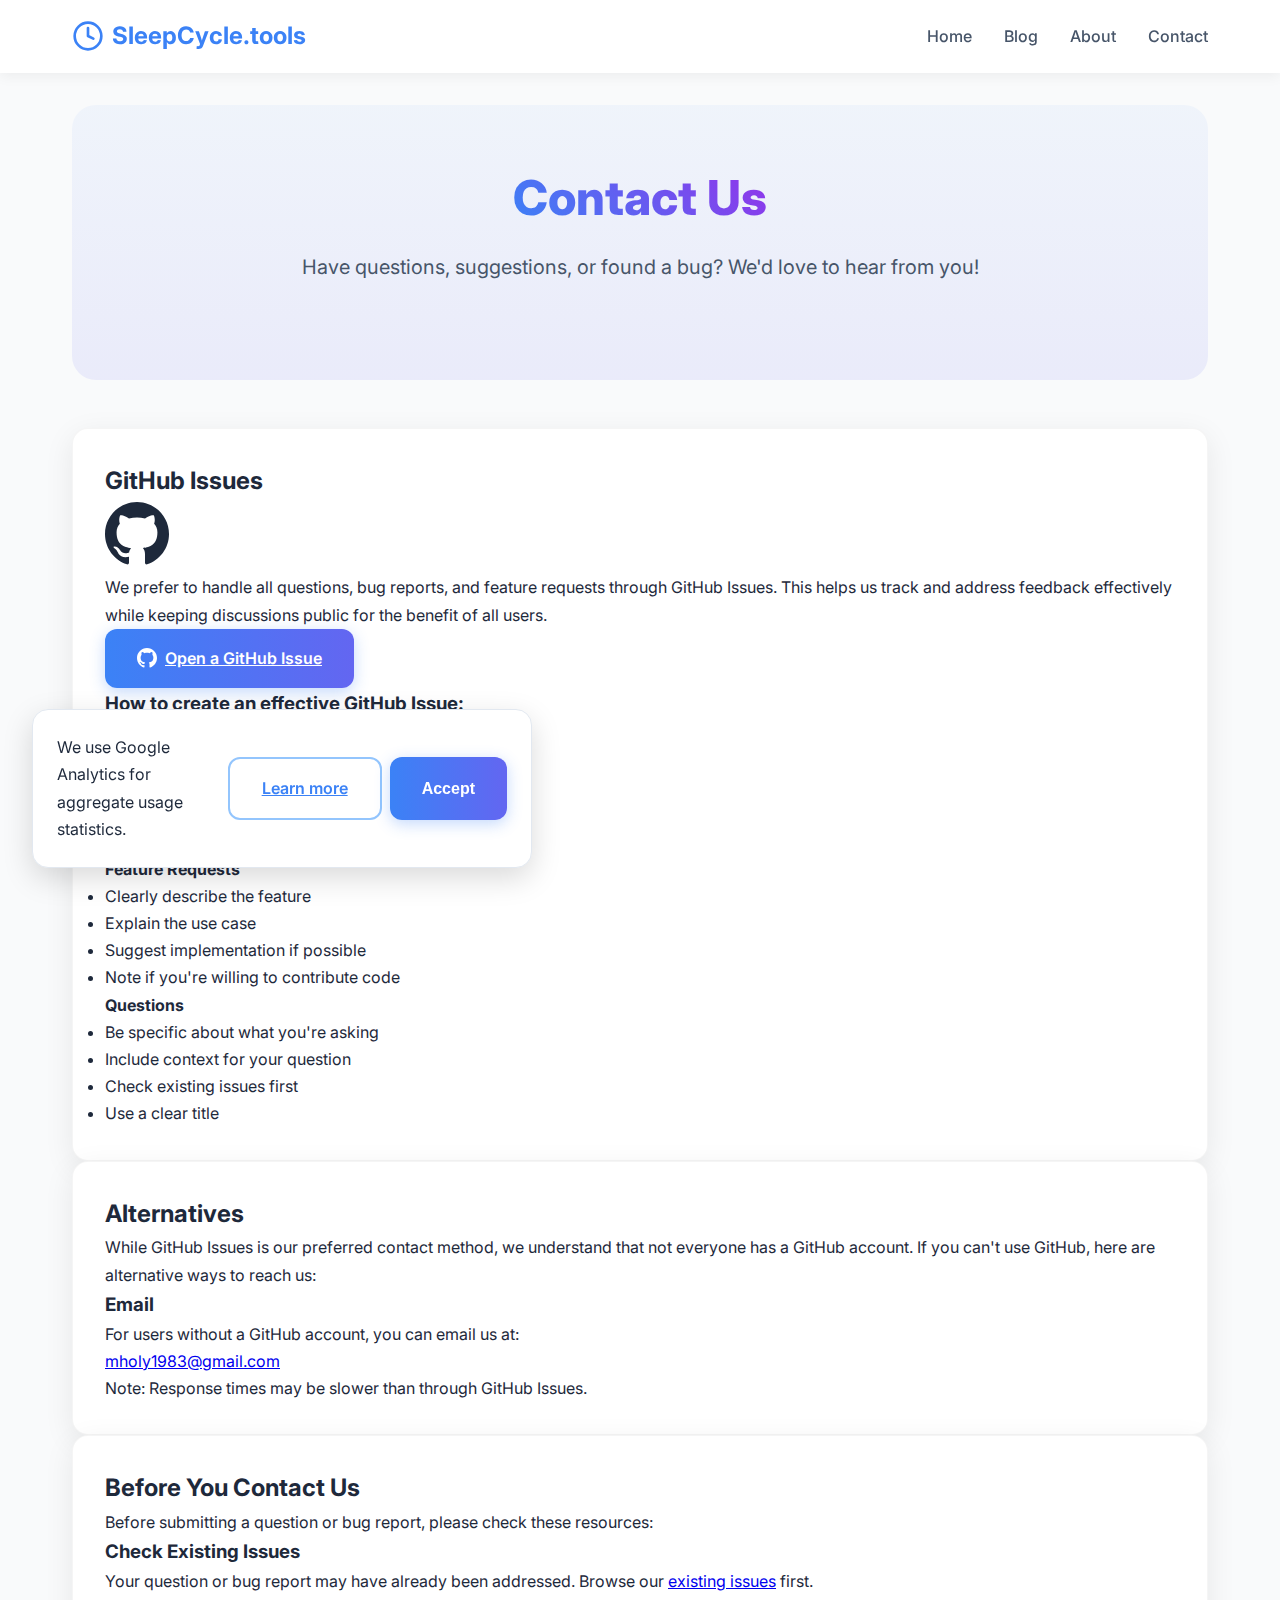
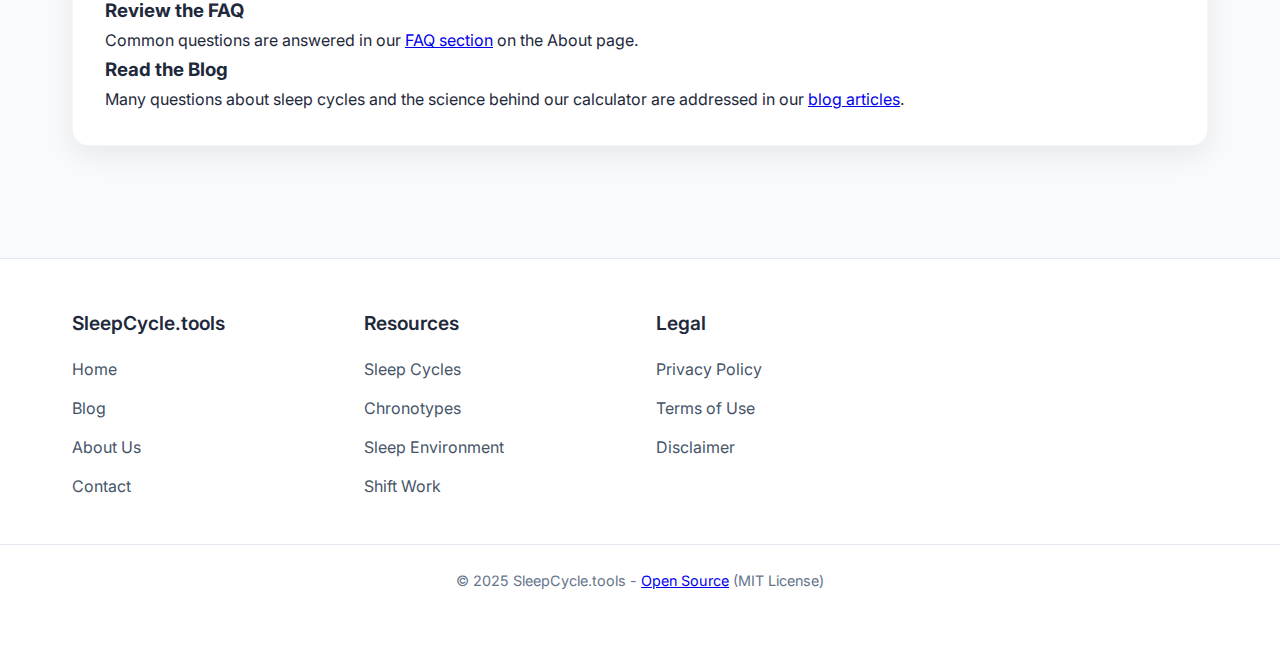
<file: contact/index.html>
<!DOCTYPE html>
<html lang="en" dir="ltr">
<head>
    <!-- Google tag (gtag.js) -->
<script async src="https://www.googletagmanager.com/gtag/js?id=G-RLZHLNSQXL"></script>
<script>
  window.dataLayer = window.dataLayer || [];
  function gtag(){dataLayer.push(arguments);}
  gtag('js', new Date());
  gtag('config', 'G-RLZHLNSQXL');
</script>
    <meta charset="UTF-8">
    <meta name="viewport" content="width=device-width, initial-scale=1.0">
    <title>Contact Us | SleepCycle.tools</title>
    <meta name="description" content="Contact the SleepCycle.tools team via GitHub Issues. Report bugs, suggest features, or ask questions about our sleep cycle calculator.">
    
    <!-- Favicon -->
    <link rel="icon" href="data:image/svg+xml,<svg xmlns=%22http://www.w3.org/2000/svg%22 viewBox=%220 0 100 100%22><text y=%22.9em%22 font-size=%2290%22>⏰</text></svg>">

    <!-- Google Fonts -->
    <link rel="preconnect" href="https://fonts.googleapis.com">
    <link rel="preconnect" href="https://fonts.gstatic.com" crossorigin>
    <link href="https://fonts.googleapis.com/css2?family=Inter:wght@400;500;600;700;800&display=swap" rel="stylesheet">

    <!-- Styles -->
    <link rel="stylesheet" href="/styles.css">
</head>
<body>
    <!-- Header -->
    <header>
        <div class="navbar">
            <a href="/" class="logo">
                <svg width="32" height="32" viewBox="0 0 24 24" fill="none" xmlns="http://www.w3.org/2000/svg">
                    <path d="M12 6V12L16 14M22 12C22 17.5228 17.5228 22 12 22C6.47715 22 2 17.5228 2 12C2 6.47715 6.47715 2 12 2C17.5228 2 22 6.47715 22 12Z" stroke="currentColor" stroke-width="2" stroke-linecap="round" stroke-linejoin="round"/>
                </svg>
                SleepCycle.tools
            </a>
            <nav>
                <ul>
                    <li><a href="/">Home</a></li>
                    <li><a href="/blog/">Blog</a></li>
                    <li><a href="/about">About</a></li>
                    <li><a href="/contact" aria-current="page">Contact</a></li>
                </ul>
            </nav>
        </div>
    </header>

    <main>
        <div class="container">
            <!-- Hero Section -->
            <section class="hero">
                <h1>Contact Us</h1>
                <p>Have questions, suggestions, or found a bug? We'd love to hear from you!</p>
            </section>

            <section class="card contact-section">
                <h2>GitHub Issues</h2>
                
                <div class="github-contact-info">
                    <svg xmlns="http://www.w3.org/2000/svg" width="64" height="64" viewBox="0 0 24 24" fill="currentColor" class="github-icon">
                        <path d="M12 0c-6.626 0-12 5.373-12 12 0 5.302 3.438 9.8 8.207 11.387.599.111.793-.261.793-.577v-2.234c-3.338.726-4.033-1.416-4.033-1.416-.546-1.387-1.333-1.756-1.333-1.756-1.089-.745.083-.729.083-.729 1.205.084 1.839 1.237 1.839 1.237 1.07 1.834 2.807 1.304 3.492.997.107-.775.418-1.305.762-1.604-2.665-.305-5.467-1.334-5.467-5.931 0-1.311.469-2.381 1.236-3.221-.124-.303-.535-1.524.117-3.176 0 0 1.008-.322 3.301 1.23.957-.266 1.983-.399 3.003-.404 1.02.005 2.047.138 3.006.404 2.291-1.552 3.297-1.23 3.297-1.23.653 1.653.242 2.874.118 3.176.77.84 1.235 1.911 1.235 3.221 0 4.609-2.807 5.624-5.479 5.921.43.372.823 1.102.823 2.222v3.293c0 .319.192.694.801.576 4.765-1.589 8.199-6.086 8.199-11.386 0-6.627-5.373-12-12-12z"/>
                    </svg>
                    
                    <div class="github-text">
                        <p>We prefer to handle all questions, bug reports, and feature requests through GitHub Issues. This helps us track and address feedback effectively while keeping discussions public for the benefit of all users.</p>
                        
                        <a href="https://github.com/ylohnitram/sleepcycle.tools/issues" target="_blank" rel="noopener" class="btn btn-primary github-button">
                            <svg xmlns="http://www.w3.org/2000/svg" width="20" height="20" viewBox="0 0 24 24" fill="currentColor" class="btn-icon">
                                <path d="M12 0c-6.626 0-12 5.373-12 12 0 5.302 3.438 9.8 8.207 11.387.599.111.793-.261.793-.577v-2.234c-3.338.726-4.033-1.416-4.033-1.416-.546-1.387-1.333-1.756-1.333-1.756-1.089-.745.083-.729.083-.729 1.205.084 1.839 1.237 1.839 1.237 1.07 1.834 2.807 1.304 3.492.997.107-.775.418-1.305.762-1.604-2.665-.305-5.467-1.334-5.467-5.931 0-1.311.469-2.381 1.236-3.221-.124-.303-.535-1.524.117-3.176 0 0 1.008-.322 3.301 1.23.957-.266 1.983-.399 3.003-.404 1.02.005 2.047.138 3.006.404 2.291-1.552 3.297-1.23 3.297-1.23.653 1.653.242 2.874.118 3.176.77.84 1.235 1.911 1.235 3.221 0 4.609-2.807 5.624-5.479 5.921.43.372.823 1.102.823 2.222v3.293c0 .319.192.694.801.576 4.765-1.589 8.199-6.086 8.199-11.386 0-6.627-5.373-12-12-12z"/>
                            </svg>
                            Open a GitHub Issue
                        </a>
                    </div>
                </div>
                
                <div class="issue-types-container">
                    <h3>How to create an effective GitHub Issue:</h3>
                    
                    <div class="issue-types">
                        <div class="issue-type">
                            <h4>Bug Reports</h4>
                            <ul>
                                <li>Describe what happened</li>
                                <li>Include steps to reproduce</li>
                                <li>Mention your browser and device</li>
                                <li>Add screenshots if possible</li>
                            </ul>
                        </div>
                        
                        <div class="issue-type">
                            <h4>Feature Requests</h4>
                            <ul>
                                <li>Clearly describe the feature</li>
                                <li>Explain the use case</li>
                                <li>Suggest implementation if possible</li>
                                <li>Note if you're willing to contribute code</li>
                            </ul>
                        </div>
                        
                        <div class="issue-type">
                            <h4>Questions</h4>
                            <ul>
                                <li>Be specific about what you're asking</li>
                                <li>Include context for your question</li>
                                <li>Check existing issues first</li>
                                <li>Use a clear title</li>
                            </ul>
                        </div>
                    </div>
                </div>
            </section>

            <section class="card contact-section">
                <h2>Alternatives</h2>
                
                <p>While GitHub Issues is our preferred contact method, we understand that not everyone has a GitHub account. If you can't use GitHub, here are alternative ways to reach us:</p>
                
                <div class="alternatives-container">
                    <div class="email-alternative">
                        <h3>Email</h3>
                        <p>For users without a GitHub account, you can email us at:</p>
                        <a href="mailto:mholy1983@gmail.com">mholy1983@gmail.com</a>
                        <p class="note">Note: Response times may be slower than through GitHub Issues.</p>
                    </div>
                </div>
            </section>

            <section class="card contact-section">
                <h2>Before You Contact Us</h2>
                
                <p>Before submitting a question or bug report, please check these resources:</p>
                
                <div class="contact-resources">
                    <div class="resource">
                        <h3>Check Existing Issues</h3>
                        <p>Your question or bug report may have already been addressed. Browse our <a href="https://github.com/ylohnitram/sleepcycle.tools/issues?q=is%3Aissue" target="_blank" rel="noopener">existing issues</a> first.</p>
                    </div>
                    
                    <div class="resource">
                        <h3>Review the FAQ</h3>
                        <p>Common questions are answered in our <a href="/about#faq">FAQ section</a> on the About page.</p>
                    </div>
                    
                    <div class="resource">
                        <h3>Read the Blog</h3>
                        <p>Many questions about sleep cycles and the science behind our calculator are addressed in our <a href="/blog/">blog articles</a>.</p>
                    </div>
                </div>
            </section>
        </div>
    </main>

    <!-- Footer -->
    <footer>
        <div class="footer-content">
            <div class="footer-col">
                <h4>SleepCycle.tools</h4>
                <ul>
                    <li><a href="/">Home</a></li>
                    <li><a href="/blog/">Blog</a></li>
                    <li><a href="/about">About Us</a></li>
                    <li><a href="/contact">Contact</a></li>
                </ul>
            </div>
            <div class="footer-col">
                <h4>Resources</h4>
                <ul>
                    <li><a href="/blog/90-minute-cycles/">Sleep Cycles</a></li>
                    <li><a href="/blog/chronotypes/">Chronotypes</a></li>
                    <li><a href="/blog/sleep-environment/">Sleep Environment</a></li>
                    <li><a href="/blog/shift-work/">Shift Work</a></li>
                </ul>
            </div>
            <div class="footer-col">
                <h4>Legal</h4>
                <ul>
                    <li><a href="/privacy">Privacy Policy</a></li>
                    <li><a href="/terms">Terms of Use</a></li>
                    <li><a href="/disclaimer">Disclaimer</a></li>
                </ul>
            </div>
        </div>
        <div class="copyright">
            <p>&copy; 2025 SleepCycle.tools - <a href="https://github.com/ylohnitram/sleepcycle.tools" target="_blank" rel="noopener">Open Source</a> (MIT License)</p>
        </div>
    </footer>

    <!-- Cookie Banner -->
    <div class="cookie-banner" id="cookieBanner" style="display: none;">
        <div class="cookie-text">
            We use Google Analytics for aggregate usage statistics.
        </div>
        <div class="cookie-actions">
            <a href="/privacy" class="btn btn-secondary">Learn more</a>
            <button onclick="document.getElementById('cookieBanner').style.display = 'none'; localStorage.setItem('cookieAccepted', 'true');" class="btn btn-primary">Accept</button>
        </div>
    </div>

    <script>
        // Cookie banner
        document.addEventListener('DOMContentLoaded', () => {
            if (!localStorage.getItem('cookieAccepted')) {
                document.getElementById('cookieBanner').style.display = 'flex';
            }
        });
    </script>
</body>
</html>
</file>
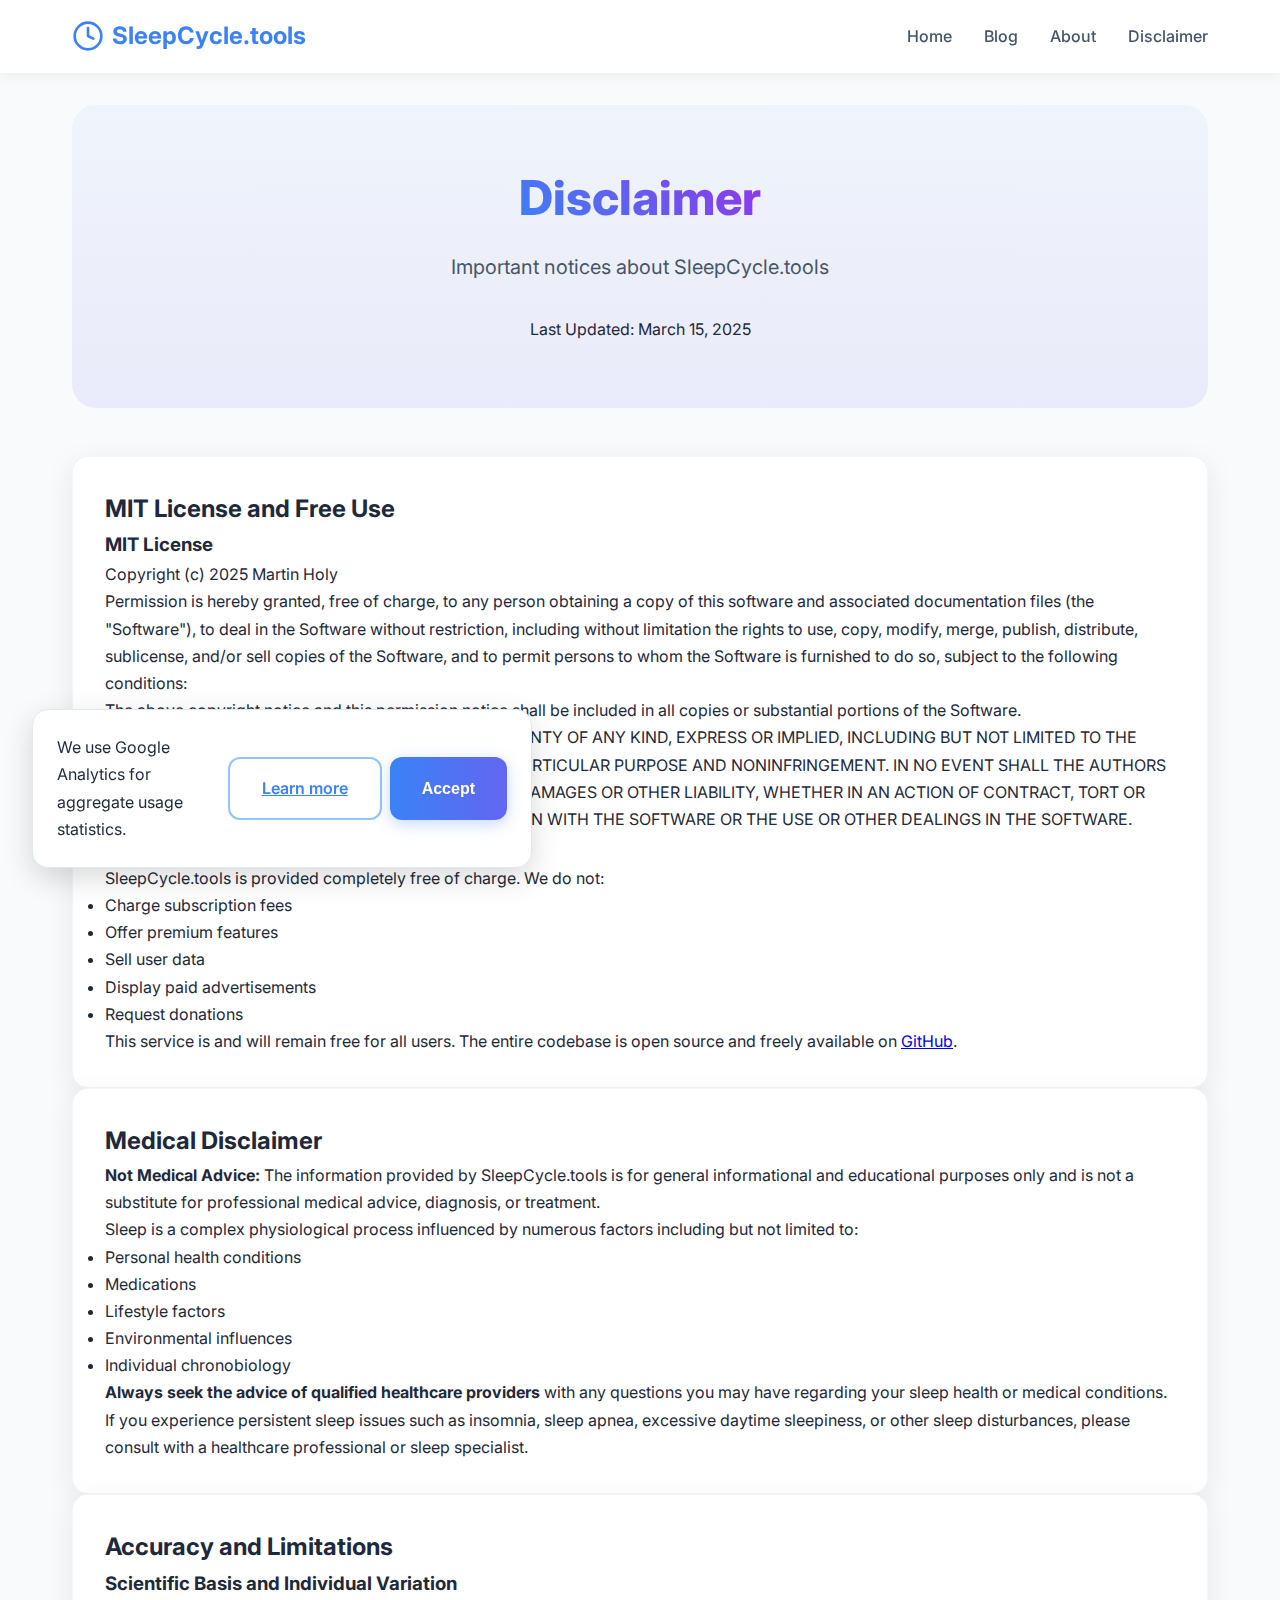
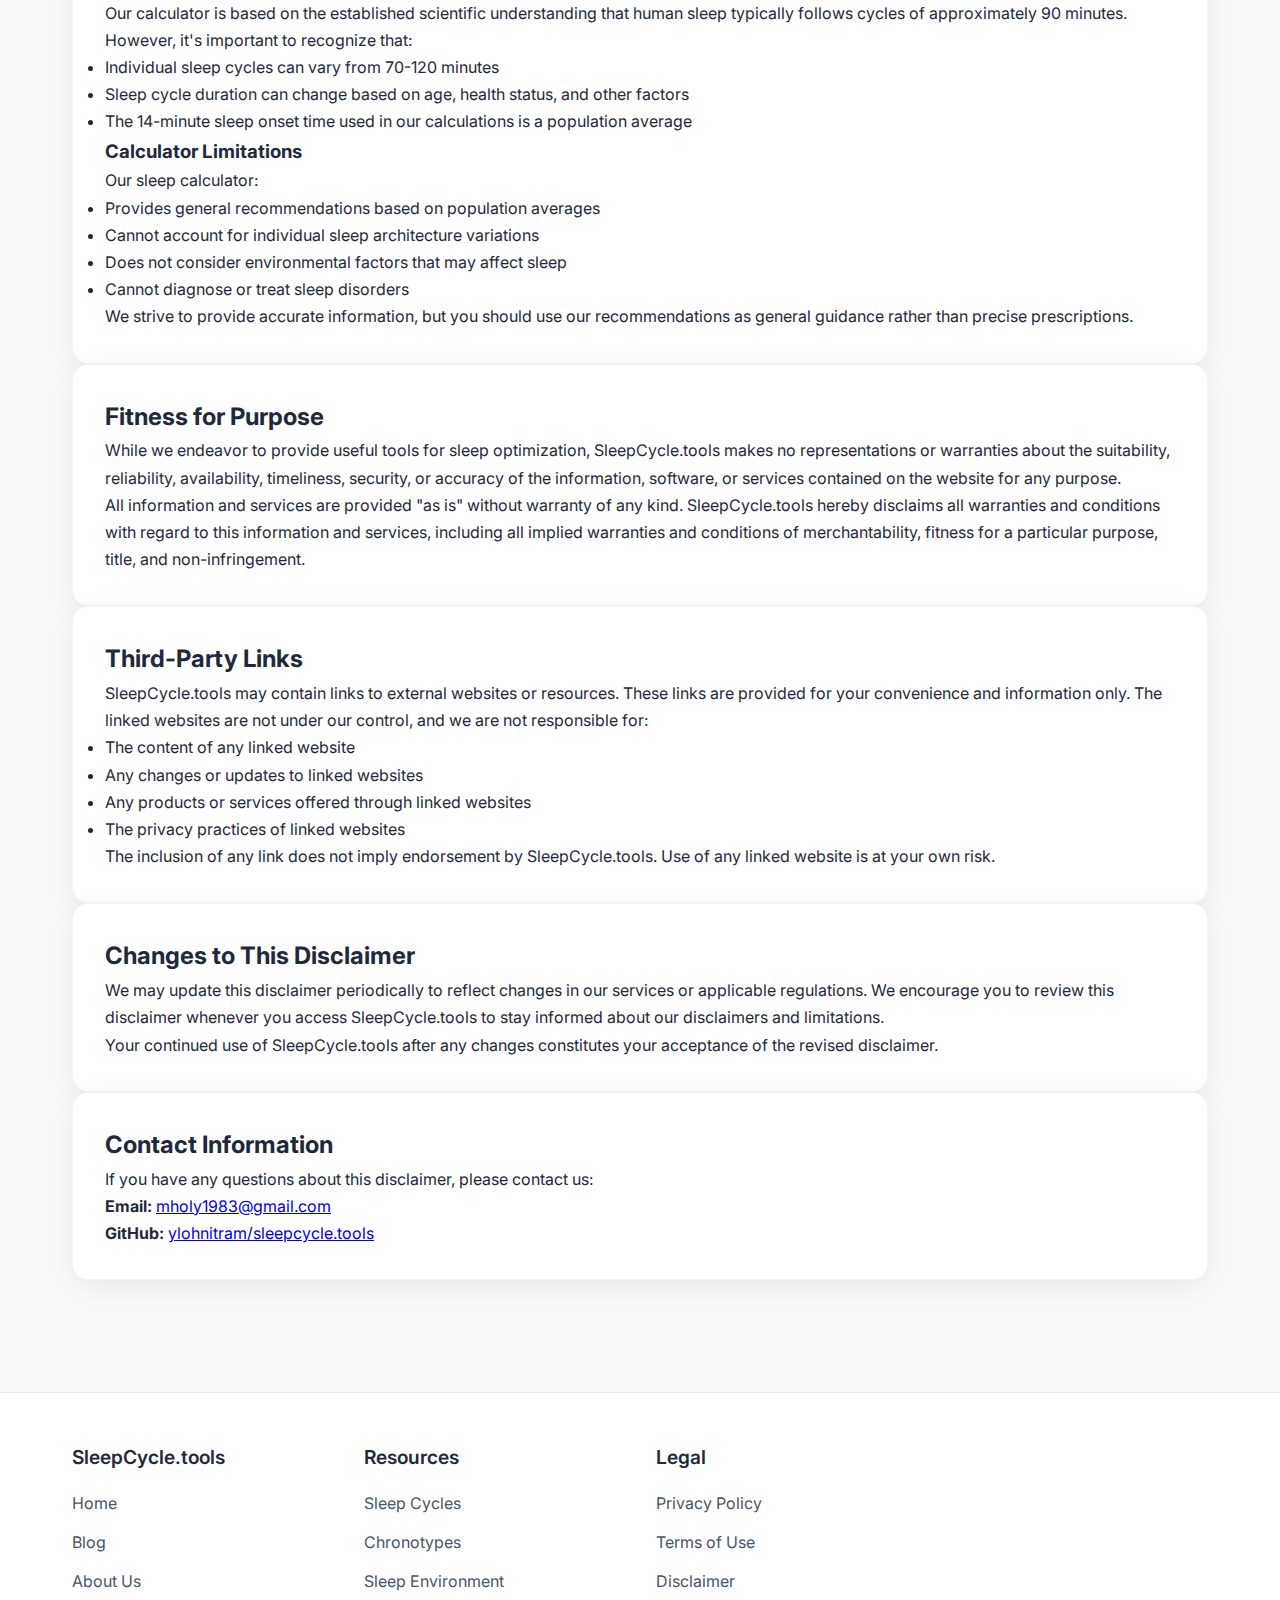
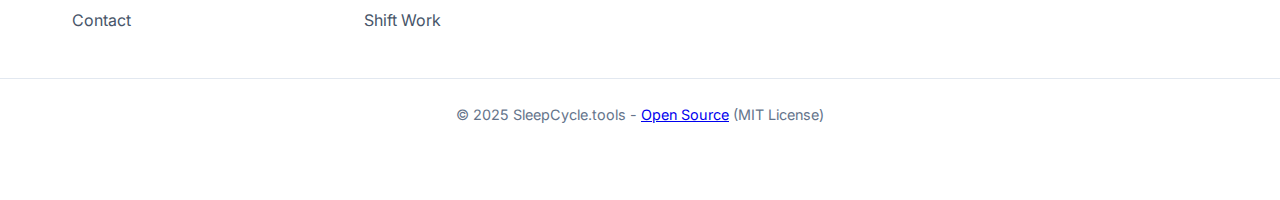
<file: disclaimer/index.html>
<!DOCTYPE html>
<html lang="en" dir="ltr">
<head>
    <!-- Google tag (gtag.js) -->
<script async src="https://www.googletagmanager.com/gtag/js?id=G-RLZHLNSQXL"></script>
<script>
  window.dataLayer = window.dataLayer || [];
  function gtag(){dataLayer.push(arguments);}
  gtag('js', new Date());
  gtag('config', 'G-RLZHLNSQXL');
</script>
    <meta charset="UTF-8">
    <meta name="viewport" content="width=device-width, initial-scale=1.0">
    <title>Disclaimer | SleepCycle.tools</title>
    <meta name="description" content="Legal disclaimer for SleepCycle.tools. Information about our MIT license, free usage, limitations, and important notices.">
    
    <!-- Favicon -->
    <link rel="icon" href="data:image/svg+xml,<svg xmlns=%22http://www.w3.org/2000/svg%22 viewBox=%220 0 100 100%22><text y=%22.9em%22 font-size=%2290%22>⏰</text></svg>">

    <!-- Google Fonts -->
    <link rel="preconnect" href="https://fonts.googleapis.com">
    <link rel="preconnect" href="https://fonts.gstatic.com" crossorigin>
    <link href="https://fonts.googleapis.com/css2?family=Inter:wght@400;500;600;700;800&display=swap" rel="stylesheet">

    <!-- Styles -->
    <link rel="stylesheet" href="/styles.css">
</head>
<body>
    <!-- Header -->
    <header>
        <div class="navbar">
            <a href="/" class="logo">
                <svg width="32" height="32" viewBox="0 0 24 24" fill="none" xmlns="http://www.w3.org/2000/svg">
                    <path d="M12 6V12L16 14M22 12C22 17.5228 17.5228 22 12 22C6.47715 22 2 17.5228 2 12C2 6.47715 6.47715 2 12 2C17.5228 2 22 6.47715 22 12Z" stroke="currentColor" stroke-width="2" stroke-linecap="round" stroke-linejoin="round"/>
                </svg>
                SleepCycle.tools
            </a>
            <nav>
                <ul>
                    <li><a href="/">Home</a></li>
                    <li><a href="/blog/">Blog</a></li>
                    <li><a href="/about">About</a></li>
                    <li><a href="/disclaimer" aria-current="page">Disclaimer</a></li>
                </ul>
            </nav>
        </div>
    </header>

    <main>
        <div class="container">
            <!-- Hero Section -->
            <section class="hero">
                <h1>Disclaimer</h1>
                <p>Important notices about SleepCycle.tools</p>
                <div class="updated-date">Last Updated: March 15, 2025</div>
            </section>

            <section class="card disclaimer-section">
                <h2>MIT License and Free Use</h2>
                
                <div class="license-box">
                    <h3>MIT License</h3>
                    <p>Copyright (c) 2025 Martin Holy</p>
                    
                    <p>Permission is hereby granted, free of charge, to any person obtaining a copy
                    of this software and associated documentation files (the "Software"), to deal
                    in the Software without restriction, including without limitation the rights
                    to use, copy, modify, merge, publish, distribute, sublicense, and/or sell
                    copies of the Software, and to permit persons to whom the Software is
                    furnished to do so, subject to the following conditions:</p>
                    
                    <p>The above copyright notice and this permission notice shall be included in all
                    copies or substantial portions of the Software.</p>
                    
                    <p>THE SOFTWARE IS PROVIDED "AS IS", WITHOUT WARRANTY OF ANY KIND, EXPRESS OR
                    IMPLIED, INCLUDING BUT NOT LIMITED TO THE WARRANTIES OF MERCHANTABILITY,
                    FITNESS FOR A PARTICULAR PURPOSE AND NONINFRINGEMENT. IN NO EVENT SHALL THE
                    AUTHORS OR COPYRIGHT HOLDERS BE LIABLE FOR ANY CLAIM, DAMAGES OR OTHER
                    LIABILITY, WHETHER IN AN ACTION OF CONTRACT, TORT OR OTHERWISE, ARISING FROM,
                    OUT OF OR IN CONNECTION WITH THE SOFTWARE OR THE USE OR OTHER DEALINGS IN THE
                    SOFTWARE.</p>
                </div>
                
                <div class="free-service-notice">
                    <h3>100% Free Service</h3>
                    <p>SleepCycle.tools is provided completely free of charge. We do not:</p>
                    <ul>
                        <li>Charge subscription fees</li>
                        <li>Offer premium features</li>
                        <li>Sell user data</li>
                        <li>Display paid advertisements</li>
                        <li>Request donations</li>
                    </ul>
                    <p>This service is and will remain free for all users. The entire codebase is open source and freely available on <a href="https://github.com/ylohnitram/sleepcycle.tools" target="_blank" rel="noopener">GitHub</a>.</p>
                </div>
            </section>

            <section class="card disclaimer-section">
                <h2>Medical Disclaimer</h2>
                
                <div class="medical-disclaimer">
                    <p><strong>Not Medical Advice:</strong> The information provided by SleepCycle.tools is for general informational and educational purposes only and is not a substitute for professional medical advice, diagnosis, or treatment.</p>
                    
                    <p>Sleep is a complex physiological process influenced by numerous factors including but not limited to:</p>
                    <ul>
                        <li>Personal health conditions</li>
                        <li>Medications</li>
                        <li>Lifestyle factors</li>
                        <li>Environmental influences</li>
                        <li>Individual chronobiology</li>
                    </ul>
                    
                    <p><strong>Always seek the advice of qualified healthcare providers</strong> with any questions you may have regarding your sleep health or medical conditions.</p>
                    
                    <p>If you experience persistent sleep issues such as insomnia, sleep apnea, excessive daytime sleepiness, or other sleep disturbances, please consult with a healthcare professional or sleep specialist.</p>
                </div>
            </section>

            <section class="card disclaimer-section">
                <h2>Accuracy and Limitations</h2>
                
                <div class="limitations-section">
                    <h3>Scientific Basis and Individual Variation</h3>
                    <p>Our calculator is based on the established scientific understanding that human sleep typically follows cycles of approximately 90 minutes. However, it's important to recognize that:</p>
                    <ul>
                        <li>Individual sleep cycles can vary from 70-120 minutes</li>
                        <li>Sleep cycle duration can change based on age, health status, and other factors</li>
                        <li>The 14-minute sleep onset time used in our calculations is a population average</li>
                    </ul>
                    
                    <h3>Calculator Limitations</h3>
                    <p>Our sleep calculator:</p>
                    <ul>
                        <li>Provides general recommendations based on population averages</li>
                        <li>Cannot account for individual sleep architecture variations</li>
                        <li>Does not consider environmental factors that may affect sleep</li>
                        <li>Cannot diagnose or treat sleep disorders</li>
                    </ul>
                    
                    <p>We strive to provide accurate information, but you should use our recommendations as general guidance rather than precise prescriptions.</p>
                </div>
            </section>

            <section class="card disclaimer-section">
                <h2>Fitness for Purpose</h2>
                
                <p>While we endeavor to provide useful tools for sleep optimization, SleepCycle.tools makes no representations or warranties about the suitability, reliability, availability, timeliness, security, or accuracy of the information, software, or services contained on the website for any purpose.</p>
                
                <p>All information and services are provided "as is" without warranty of any kind. SleepCycle.tools hereby disclaims all warranties and conditions with regard to this information and services, including all implied warranties and conditions of merchantability, fitness for a particular purpose, title, and non-infringement.</p>
            </section>

            <section class="card disclaimer-section">
                <h2>Third-Party Links</h2>
                
                <p>SleepCycle.tools may contain links to external websites or resources. These links are provided for your convenience and information only. The linked websites are not under our control, and we are not responsible for:</p>
                <ul>
                    <li>The content of any linked website</li>
                    <li>Any changes or updates to linked websites</li>
                    <li>Any products or services offered through linked websites</li>
                    <li>The privacy practices of linked websites</li>
                </ul>
                
                <p>The inclusion of any link does not imply endorsement by SleepCycle.tools. Use of any linked website is at your own risk.</p>
            </section>

            <section class="card disclaimer-section">
                <h2>Changes to This Disclaimer</h2>
                
                <p>We may update this disclaimer periodically to reflect changes in our services or applicable regulations. We encourage you to review this disclaimer whenever you access SleepCycle.tools to stay informed about our disclaimers and limitations.</p>
                
                <p>Your continued use of SleepCycle.tools after any changes constitutes your acceptance of the revised disclaimer.</p>
            </section>

            <section class="card disclaimer-section">
                <h2>Contact Information</h2>
                
                <p>If you have any questions about this disclaimer, please contact us:</p>
                
                <div class="contact-info">
                    <p><strong>Email:</strong> <a href="mailto:mholy1983@gmail.com">mholy1983@gmail.com</a></p>
                    <p><strong>GitHub:</strong> <a href="https://github.com/ylohnitram/sleepcycle.tools" target="_blank" rel="noopener">ylohnitram/sleepcycle.tools</a></p>
                </div>
            </section>
        </div>
    </main>

    <!-- Footer -->
    <footer>
        <div class="footer-content">
            <div class="footer-col">
                <h4>SleepCycle.tools</h4>
                <ul>
                    <li><a href="/">Home</a></li>
                    <li><a href="/blog/">Blog</a></li>
                    <li><a href="/about">About Us</a></li>
                    <li><a href="/contact">Contact</a></li>
                </ul>
            </div>
            <div class="footer-col">
                <h4>Resources</h4>
                <ul>
                    <li><a href="/blog/90-minute-cycles/">Sleep Cycles</a></li>
                    <li><a href="/blog/chronotypes/">Chronotypes</a></li>
                    <li><a href="/blog/sleep-environment/">Sleep Environment</a></li>
                    <li><a href="/blog/shift-work/">Shift Work</a></li>
                </ul>
            </div>
            <div class="footer-col">
                <h4>Legal</h4>
                <ul>
                    <li><a href="/privacy">Privacy Policy</a></li>
                    <li><a href="/terms">Terms of Use</a></li>
                    <li><a href="/disclaimer">Disclaimer</a></li>
                </ul>
            </div>
        </div>
        <div class="copyright">
            <p>&copy; 2025 SleepCycle.tools - <a href="https://github.com/ylohnitram/sleepcycle.tools" target="_blank" rel="noopener">Open Source</a> (MIT License)</p>
        </div>
    </footer>

    <!-- Cookie Banner -->
    <div class="cookie-banner" id="cookieBanner" style="display: none;">
        <div class="cookie-text">
            We use Google Analytics for aggregate usage statistics.
        </div>
        <div class="cookie-actions">
            <a href="/privacy" class="btn btn-secondary">Learn more</a>
            <button onclick="document.getElementById('cookieBanner').style.display = 'none'; localStorage.setItem('cookieAccepted', 'true');" class="btn btn-primary">Accept</button>
        </div>
    </div>

    <script>
        // Cookie banner
        document.addEventListener('DOMContentLoaded', () => {
            if (!localStorage.getItem('cookieAccepted')) {
                document.getElementById('cookieBanner').style.display = 'flex';
            }
        });
    </script>
</body>
</html>
</file>
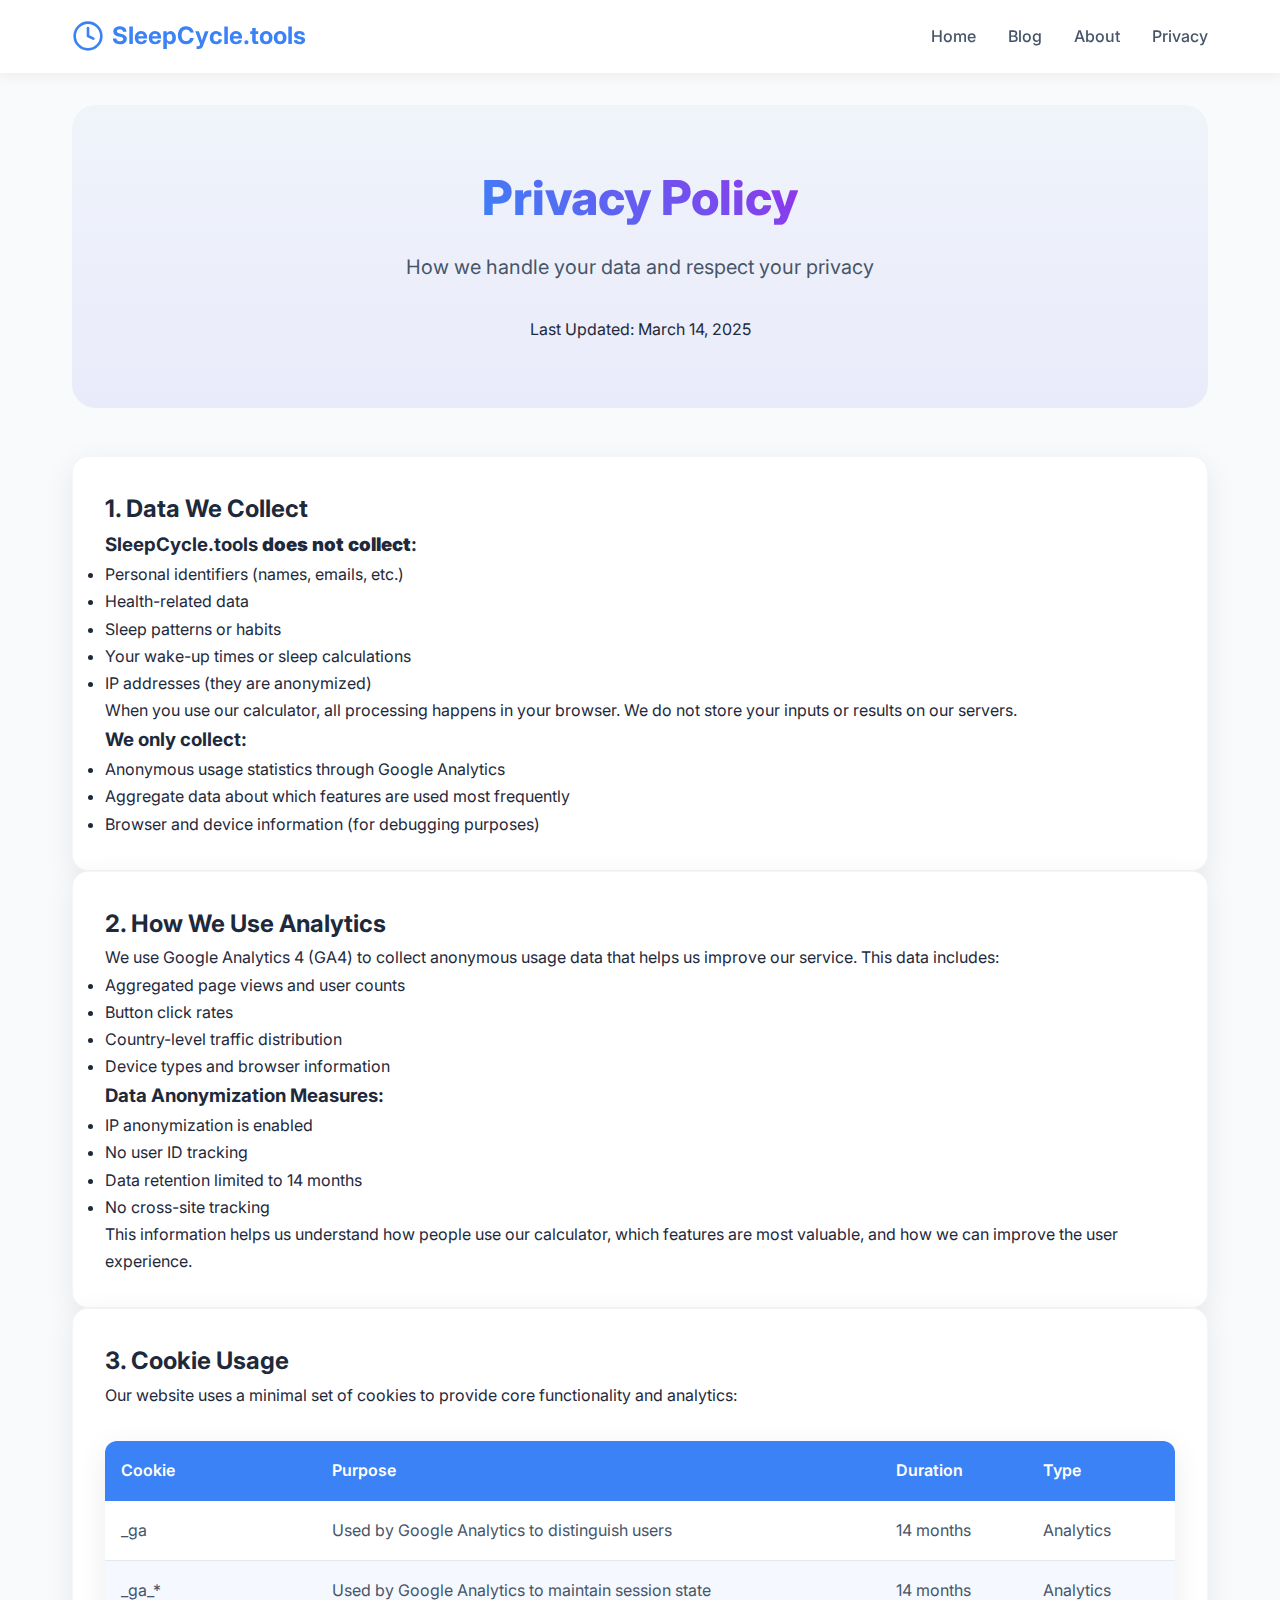
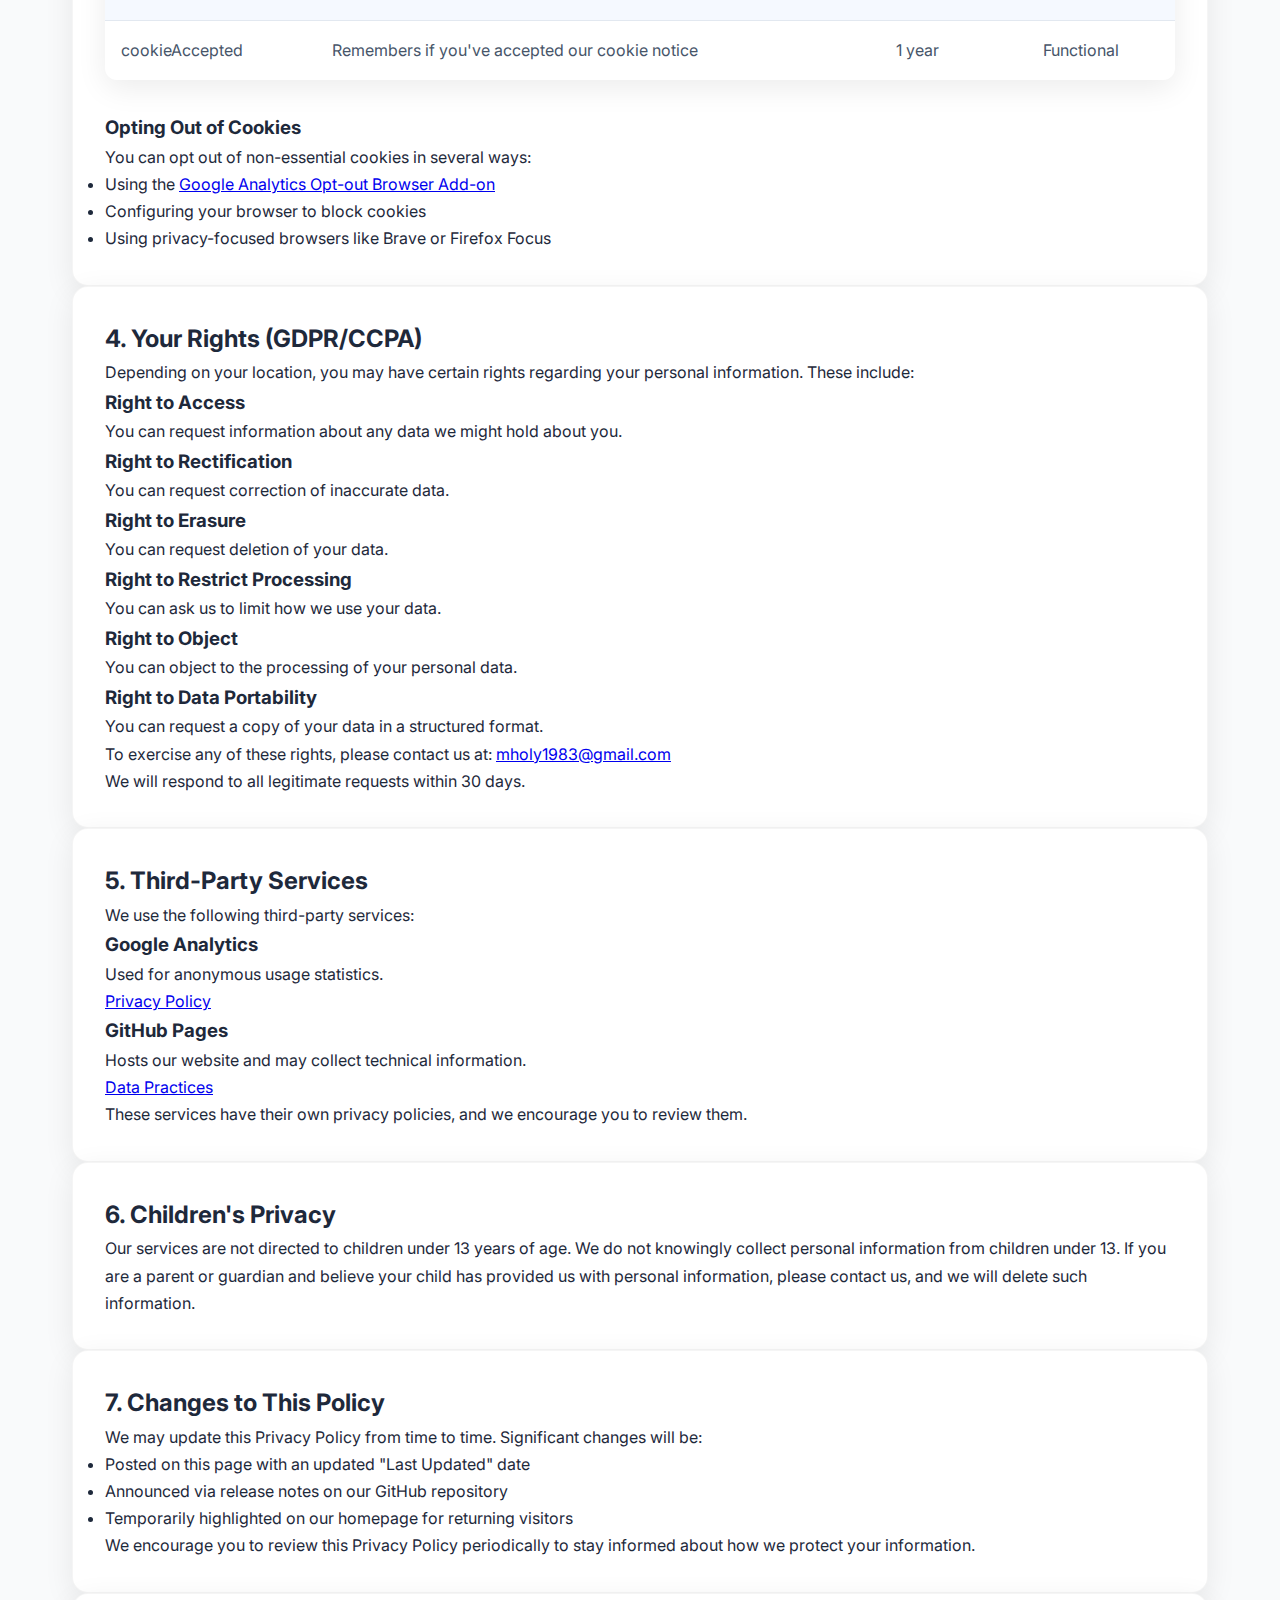
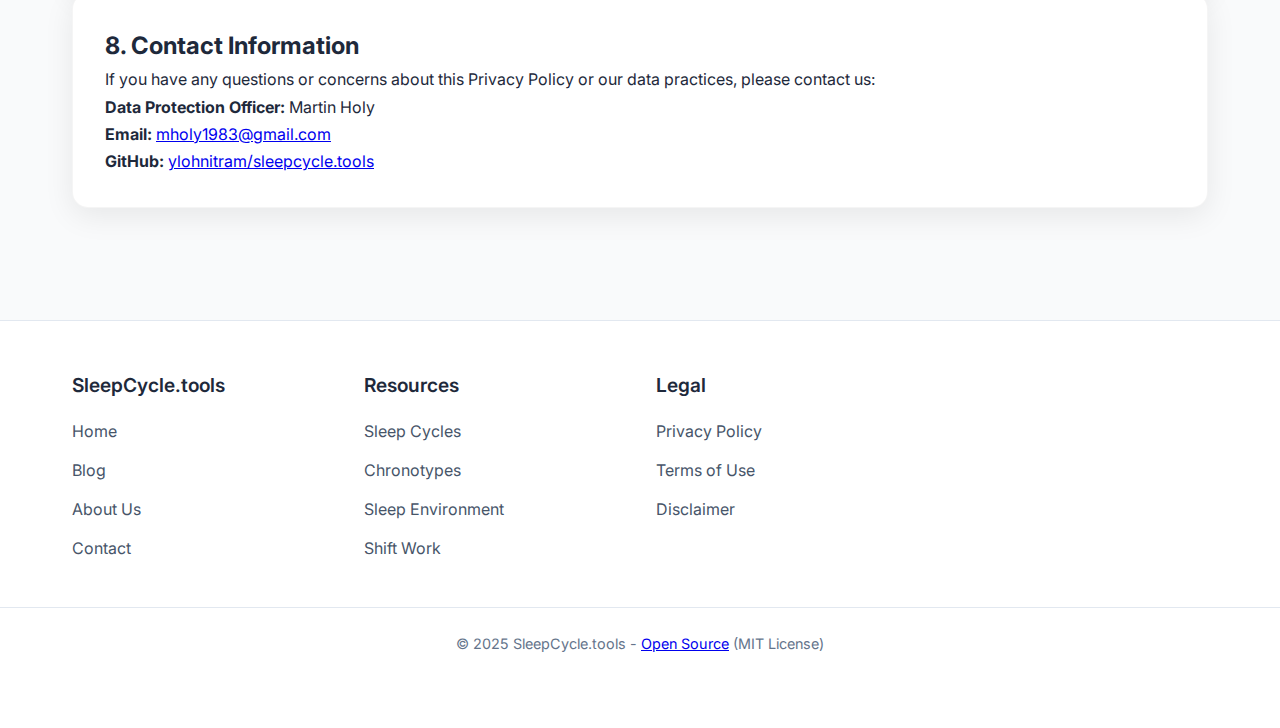
<file: privacy/index.html>
<!DOCTYPE html>
<html lang="en" dir="ltr">
<head>
    <!-- Google tag (gtag.js) -->
<script async src="https://www.googletagmanager.com/gtag/js?id=G-RLZHLNSQXL"></script>
<script>
  window.dataLayer = window.dataLayer || [];
  function gtag(){dataLayer.push(arguments);}
  gtag('js', new Date());
  gtag('config', 'G-RLZHLNSQXL');
</script>
    <meta charset="UTF-8">
    <meta name="viewport" content="width=device-width, initial-scale=1.0">
    <title>Privacy Policy | SleepCycle.tools</title>
    <meta name="description" content="Learn how SleepCycle.tools handles your data. We prioritize privacy and transparency in our data collection practices.">
    
    <!-- Favicon -->
    <link rel="icon" href="data:image/svg+xml,<svg xmlns=%22http://www.w3.org/2000/svg%22 viewBox=%220 0 100 100%22><text y=%22.9em%22 font-size=%2290%22>⏰</text></svg>">

    <!-- Google Fonts -->
    <link rel="preconnect" href="https://fonts.googleapis.com">
    <link rel="preconnect" href="https://fonts.gstatic.com" crossorigin>
    <link href="https://fonts.googleapis.com/css2?family=Inter:wght@400;500;600;700;800&display=swap" rel="stylesheet">

    <!-- Styles -->
    <link rel="stylesheet" href="/styles.css">
</head>
<body>
    <!-- Header -->
    <header>
        <div class="navbar">
            <a href="/" class="logo">
                <svg width="32" height="32" viewBox="0 0 24 24" fill="none" xmlns="http://www.w3.org/2000/svg">
                    <path d="M12 6V12L16 14M22 12C22 17.5228 17.5228 22 12 22C6.47715 22 2 17.5228 2 12C2 6.47715 6.47715 2 12 2C17.5228 2 22 6.47715 22 12Z" stroke="currentColor" stroke-width="2" stroke-linecap="round" stroke-linejoin="round"/>
                </svg>
                SleepCycle.tools
            </a>
            <nav>
                <ul>
                    <li><a href="/">Home</a></li>
                    <li><a href="/blog/">Blog</a></li>
                    <li><a href="/about">About</a></li>
                    <li><a href="/privacy" aria-current="page">Privacy</a></li>
                </ul>
            </nav>
        </div>
    </header>

    <main>
        <div class="container">
            <!-- Hero Section -->
            <section class="hero">
                <h1>Privacy Policy</h1>
                <p>How we handle your data and respect your privacy</p>
                <div class="updated-date">Last Updated: March 14, 2025</div>
            </section>

            <section class="card privacy-section">
                <h2>1. Data We Collect</h2>
                
                <div class="privacy-content">
                    <div class="privacy-highlight what-we-dont-collect">
                        <h3>SleepCycle.tools <strong>does not collect</strong>:</h3>
                        <ul>
                            <li>Personal identifiers (names, emails, etc.)</li>
                            <li>Health-related data</li>
                            <li>Sleep patterns or habits</li>
                            <li>Your wake-up times or sleep calculations</li>
                            <li>IP addresses (they are anonymized)</li>
                        </ul>
                    </div>
                    
                    <p>When you use our calculator, all processing happens in your browser. We do not store your inputs or results on our servers.</p>
                    
                    <div class="privacy-highlight what-we-do-collect">
                        <h3>We only collect:</h3>
                        <ul>
                            <li>Anonymous usage statistics through Google Analytics</li>
                            <li>Aggregate data about which features are used most frequently</li>
                            <li>Browser and device information (for debugging purposes)</li>
                        </ul>
                    </div>
                </div>
            </section>

            <section class="card privacy-section">
                <h2>2. How We Use Analytics</h2>
                
                <p>We use Google Analytics 4 (GA4) to collect anonymous usage data that helps us improve our service. This data includes:</p>
                
                <ul>
                    <li>Aggregated page views and user counts</li>
                    <li>Button click rates</li>
                    <li>Country-level traffic distribution</li>
                    <li>Device types and browser information</li>
                </ul>
                
                <div class="privacy-highlight">
                    <h3>Data Anonymization Measures:</h3>
                    <ul>
                        <li>IP anonymization is enabled</li>
                        <li>No user ID tracking</li>
                        <li>Data retention limited to 14 months</li>
                        <li>No cross-site tracking</li>
                    </ul>
                </div>
                
                <p>This information helps us understand how people use our calculator, which features are most valuable, and how we can improve the user experience.</p>
            </section>

            <section class="card privacy-section">
                <h2>3. Cookie Usage</h2>
                
                <p>Our website uses a minimal set of cookies to provide core functionality and analytics:</p>
                
                <div class="cookies-table-container">
                    <table class="cookies-table">
                        <thead>
                            <tr>
                                <th>Cookie</th>
                                <th>Purpose</th>
                                <th>Duration</th>
                                <th>Type</th>
                            </tr>
                        </thead>
                        <tbody>
                            <tr>
                                <td>_ga</td>
                                <td>Used by Google Analytics to distinguish users</td>
                                <td>14 months</td>
                                <td>Analytics</td>
                            </tr>
                            <tr>
                                <td>_ga_*</td>
                                <td>Used by Google Analytics to maintain session state</td>
                                <td>14 months</td>
                                <td>Analytics</td>
                            </tr>
                            <tr>
                                <td>cookieAccepted</td>
                                <td>Remembers if you've accepted our cookie notice</td>
                                <td>1 year</td>
                                <td>Functional</td>
                            </tr>
                        </tbody>
                    </table>
                </div>
                
                <h3>Opting Out of Cookies</h3>
                <p>You can opt out of non-essential cookies in several ways:</p>
                <ul>
                    <li>Using the <a href="https://tools.google.com/dlpage/gaoptout" target="_blank" rel="noopener">Google Analytics Opt-out Browser Add-on</a></li>
                    <li>Configuring your browser to block cookies</li>
                    <li>Using privacy-focused browsers like Brave or Firefox Focus</li>
                </ul>
            </section>

            <section class="card privacy-section">
                <h2>4. Your Rights (GDPR/CCPA)</h2>
                
                <p>Depending on your location, you may have certain rights regarding your personal information. These include:</p>
                
                <div class="rights-grid">
                    <div class="right-item">
                        <h3>Right to Access</h3>
                        <p>You can request information about any data we might hold about you.</p>
                    </div>
                    
                    <div class="right-item">
                        <h3>Right to Rectification</h3>
                        <p>You can request correction of inaccurate data.</p>
                    </div>
                    
                    <div class="right-item">
                        <h3>Right to Erasure</h3>
                        <p>You can request deletion of your data.</p>
                    </div>
                    
                    <div class="right-item">
                        <h3>Right to Restrict Processing</h3>
                        <p>You can ask us to limit how we use your data.</p>
                    </div>
                    
                    <div class="right-item">
                        <h3>Right to Object</h3>
                        <p>You can object to the processing of your personal data.</p>
                    </div>
                    
                    <div class="right-item">
                        <h3>Right to Data Portability</h3>
                        <p>You can request a copy of your data in a structured format.</p>
                    </div>
                </div>
                
                <p>To exercise any of these rights, please contact us at: <a href="mailto:mholy1983@gmail.com">mholy1983@gmail.com</a></p>
                
                <p>We will respond to all legitimate requests within 30 days.</p>
            </section>

            <section class="card privacy-section">
                <h2>5. Third-Party Services</h2>
                
                <p>We use the following third-party services:</p>
                
                <div class="third-party-services">
                    <div class="third-party-service">
                        <h3>Google Analytics</h3>
                        <p>Used for anonymous usage statistics.</p>
                        <a href="https://policies.google.com/privacy" target="_blank" rel="noopener">Privacy Policy</a>
                    </div>
                    
                    <div class="third-party-service">
                        <h3>GitHub Pages</h3>
                        <p>Hosts our website and may collect technical information.</p>
                        <a href="https://docs.github.com/en/pages/getting-started-with-github-pages/about-github-pages#data-collection" target="_blank" rel="noopener">Data Practices</a>
                    </div>
                </div>
                
                <p>These services have their own privacy policies, and we encourage you to review them.</p>
            </section>

            <section class="card privacy-section">
                <h2>6. Children's Privacy</h2>
                
                <p>Our services are not directed to children under 13 years of age. We do not knowingly collect personal information from children under 13. If you are a parent or guardian and believe your child has provided us with personal information, please contact us, and we will delete such information.</p>
            </section>

            <section class="card privacy-section">
                <h2>7. Changes to This Policy</h2>
                
                <p>We may update this Privacy Policy from time to time. Significant changes will be:</p>
                <ul>
                    <li>Posted on this page with an updated "Last Updated" date</li>
                    <li>Announced via release notes on our GitHub repository</li>
                    <li>Temporarily highlighted on our homepage for returning visitors</li>
                </ul>
                
                <p>We encourage you to review this Privacy Policy periodically to stay informed about how we protect your information.</p>
            </section>

            <section class="card privacy-section">
                <h2>8. Contact Information</h2>
                
                <p>If you have any questions or concerns about this Privacy Policy or our data practices, please contact us:</p>
                
                <div class="contact-info">
                    <p><strong>Data Protection Officer:</strong> Martin Holy</p>
                    <p><strong>Email:</strong> <a href="mailto:mholy1983@gmail.com">mholy1983@gmail.com</a></p>
                    <p><strong>GitHub:</strong> <a href="https://github.com/ylohnitram/sleepcycle.tools" target="_blank" rel="noopener">ylohnitram/sleepcycle.tools</a></p>
                </div>
            </section>
        </div>
    </main>

    <!-- Footer -->
    <footer>
        <div class="footer-content">
            <div class="footer-col">
                <h4>SleepCycle.tools</h4>
                <ul>
                    <li><a href="/">Home</a></li>
                    <li><a href="/blog/">Blog</a></li>
                    <li><a href="/about">About Us</a></li>
                    <li><a href="/contact">Contact</a></li>
                </ul>
            </div>
            <div class="footer-col">
                <h4>Resources</h4>
                <ul>
                    <li><a href="/blog/90-minute-cycles/">Sleep Cycles</a></li>
                    <li><a href="/blog/chronotypes/">Chronotypes</a></li>
                    <li><a href="/blog/sleep-environment/">Sleep Environment</a></li>
                    <li><a href="/blog/shift-work/">Shift Work</a></li>
                </ul>
            </div>
            <div class="footer-col">
                <h4>Legal</h4>
                <ul>
                    <li><a href="/privacy">Privacy Policy</a></li>
                    <li><a href="/terms">Terms of Use</a></li>
                    <li><a href="/disclaimer">Disclaimer</a></li>
                </ul>
            </div>
        </div>
        <div class="copyright">
            <p>&copy; 2025 SleepCycle.tools - <a href="https://github.com/ylohnitram/sleepcycle.tools" target="_blank" rel="noopener">Open Source</a> (MIT License)</p>
        </div>
    </footer>

    <script>
        // Smooth scrolling for anchor links
        document.querySelectorAll('a[href^="#"]').forEach(anchor => {
            anchor.addEventListener('click', function (e) {
                e.preventDefault();
                document.querySelector(this.getAttribute('href')).scrollIntoView({
                    behavior: 'smooth'
                });
            });
        });
    </script>
</body>
</html>
</file>
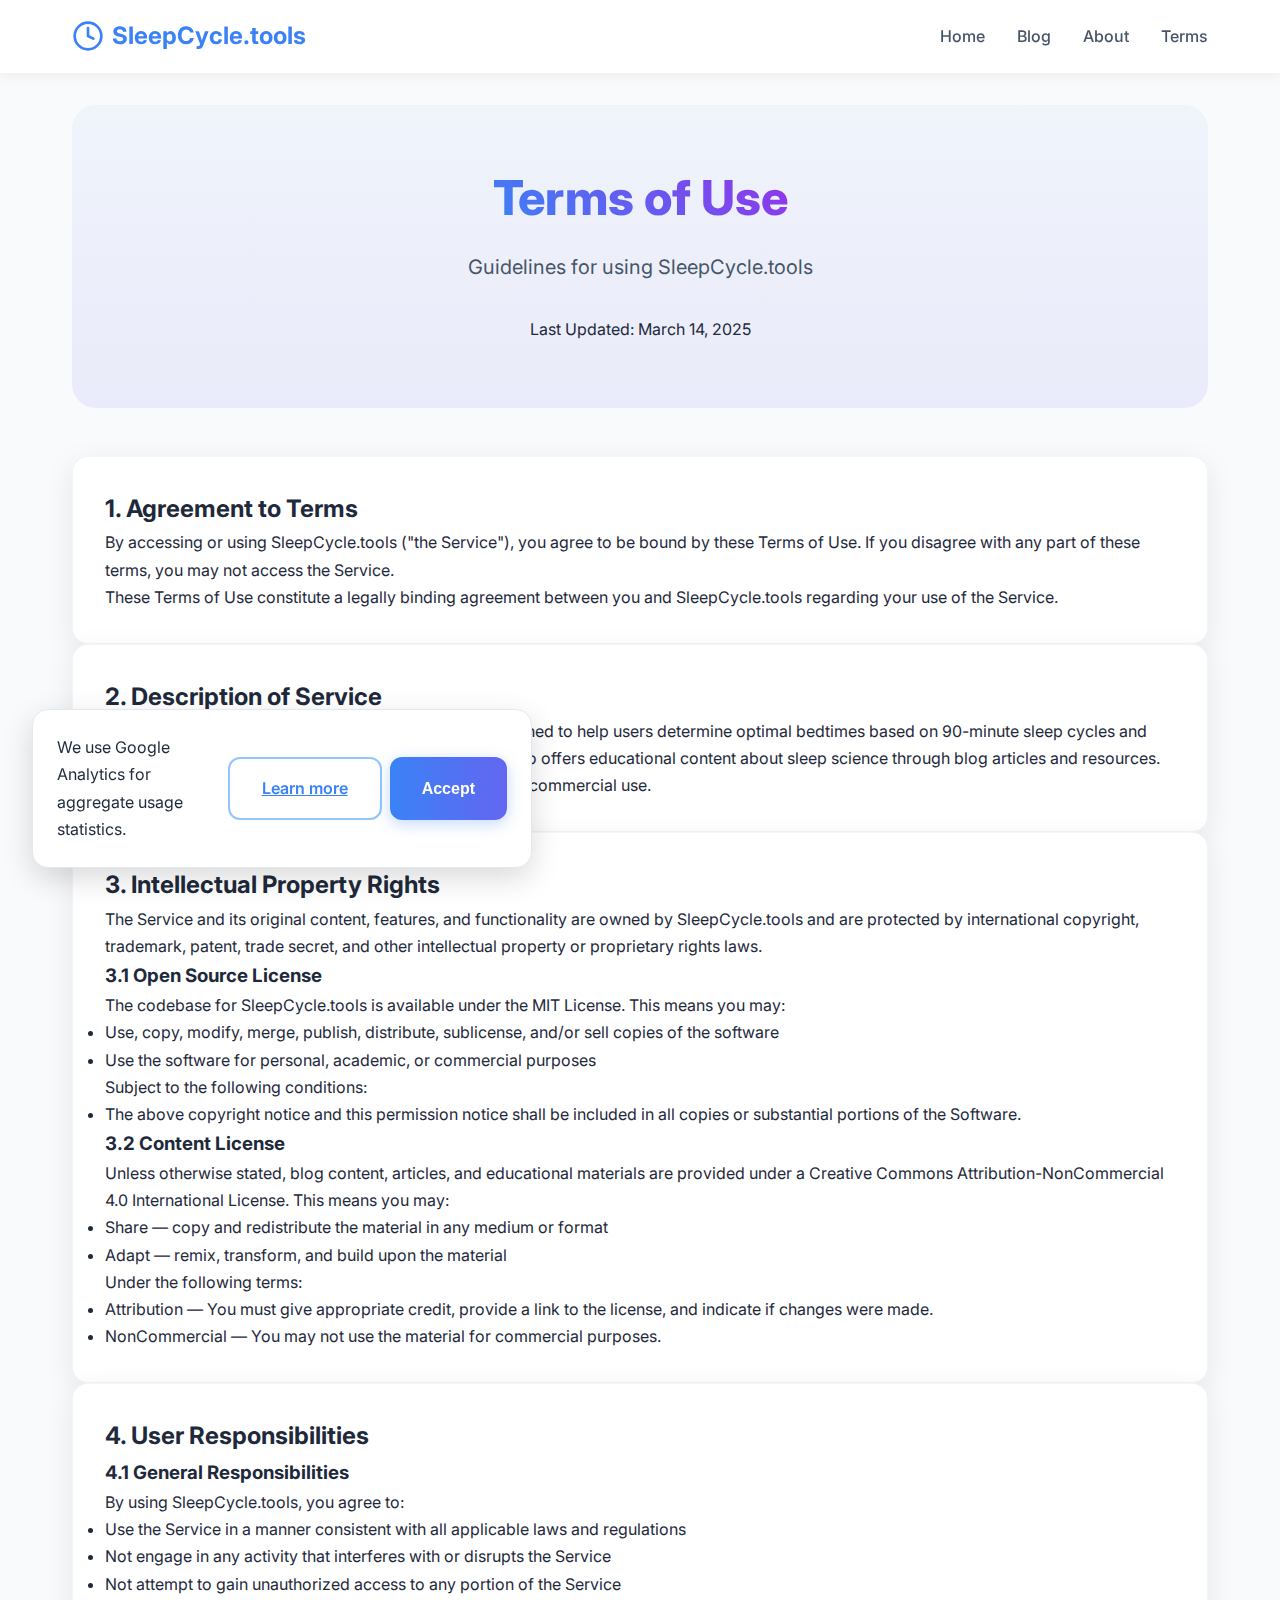
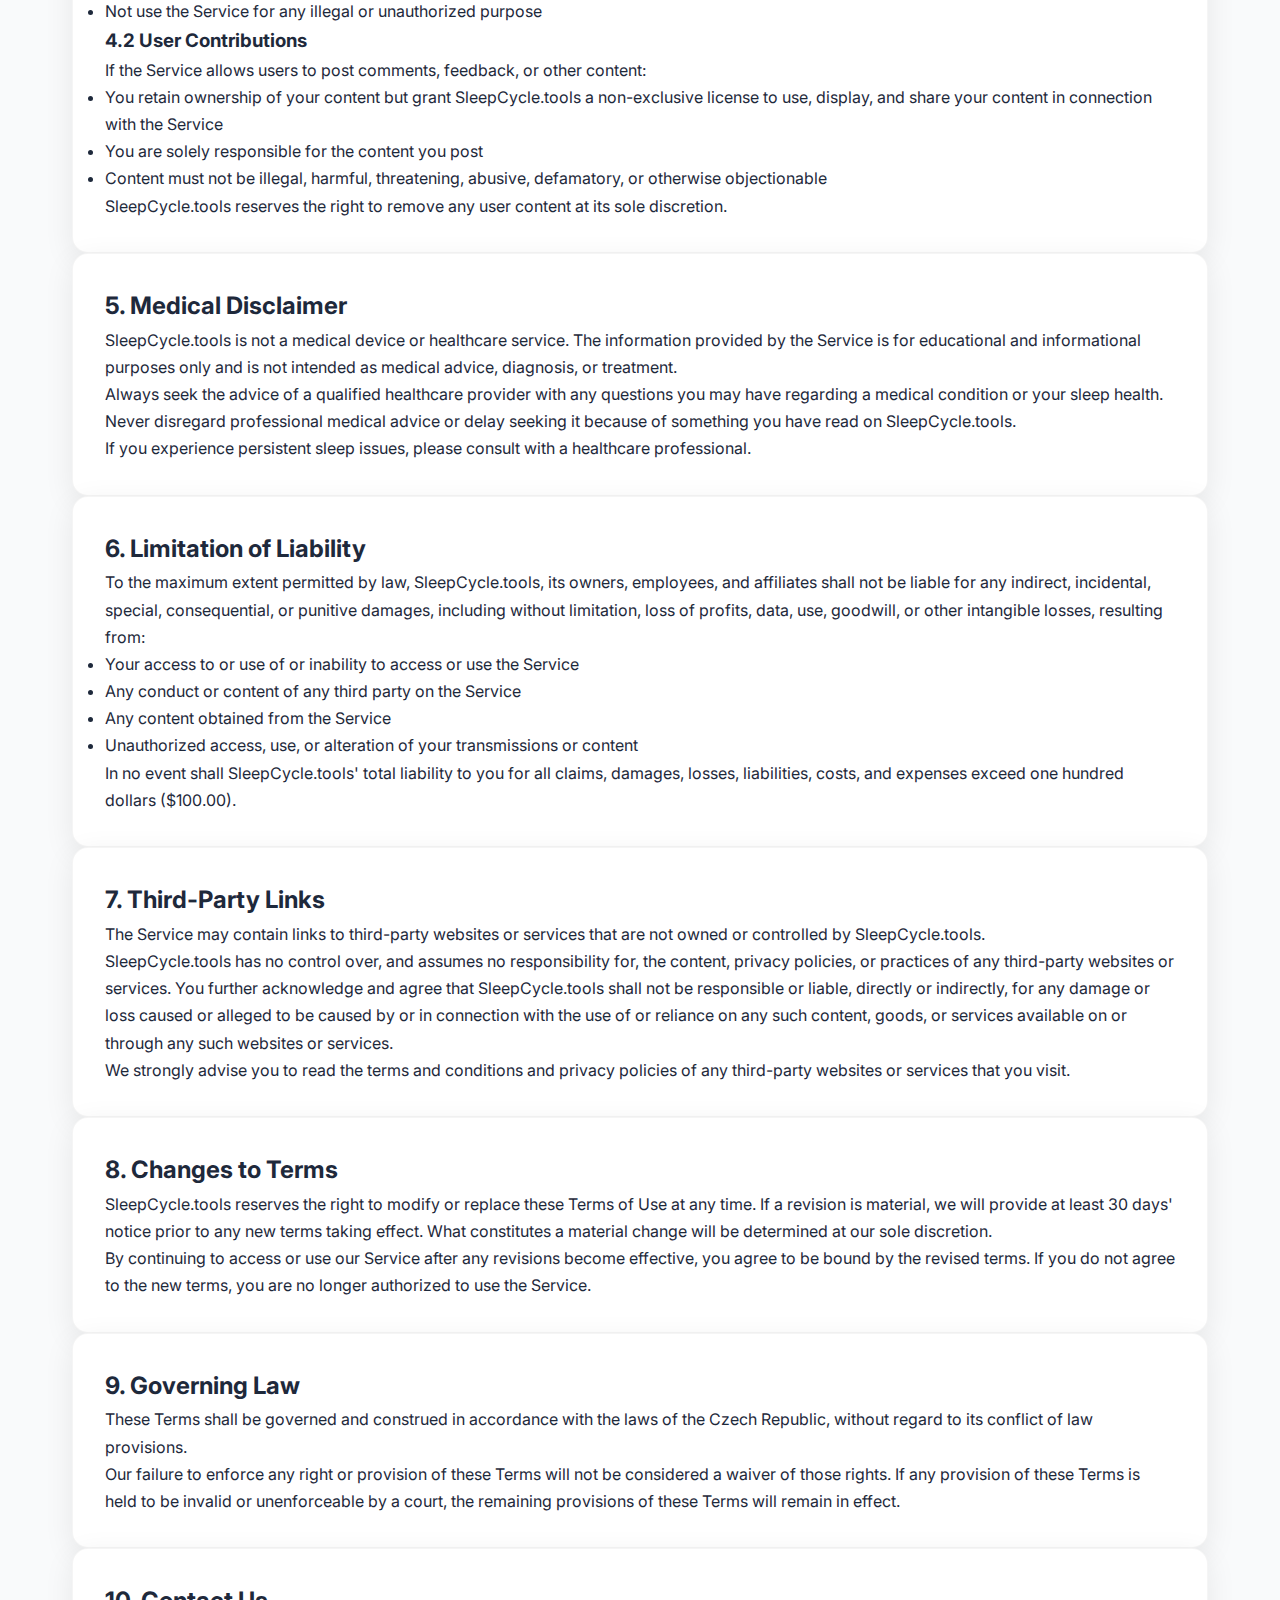
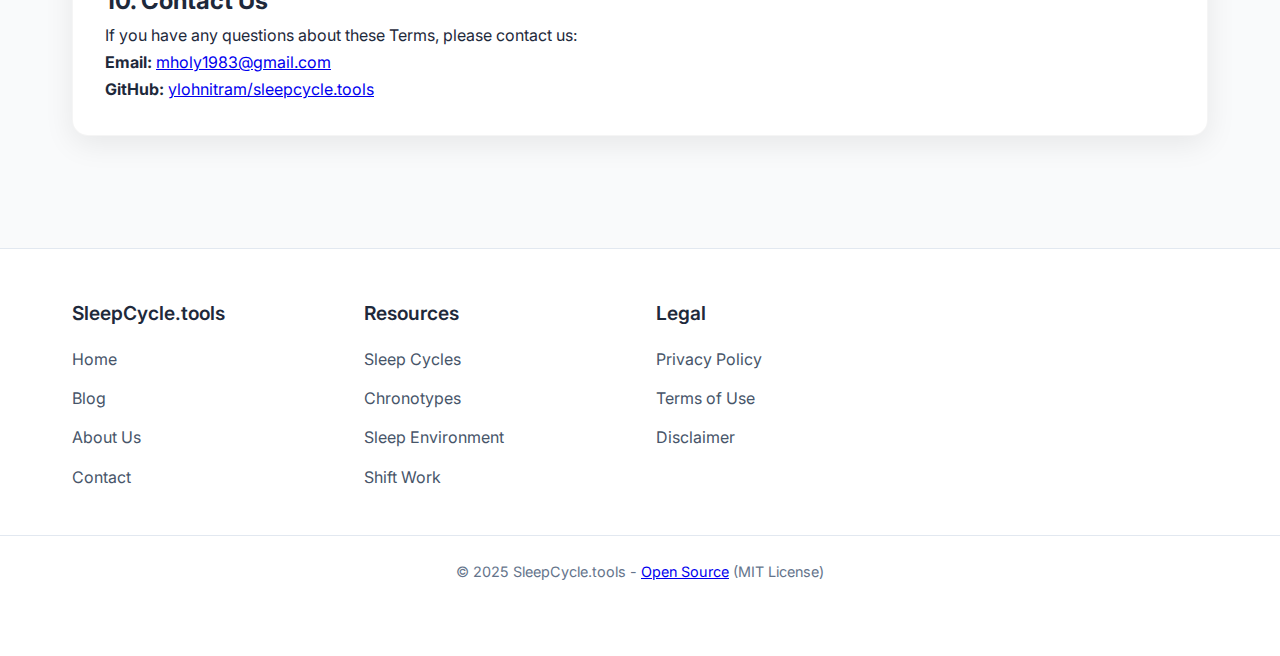
<file: terms/index.html>
<!DOCTYPE html>
<html lang="en" dir="ltr">
<head>
    <!-- Google tag (gtag.js) -->
<script async src="https://www.googletagmanager.com/gtag/js?id=G-RLZHLNSQXL"></script>
<script>
  window.dataLayer = window.dataLayer || [];
  function gtag(){dataLayer.push(arguments);}
  gtag('js', new Date());
  gtag('config', 'G-RLZHLNSQXL');
</script>
    <meta charset="UTF-8">
    <meta name="viewport" content="width=device-width, initial-scale=1.0">
    <title>Terms of Use | SleepCycle.tools</title>
    <meta name="description" content="Terms and conditions for using SleepCycle.tools. Review our guidelines for using our sleep cycle calculator and related services.">
    
    <!-- Favicon -->
    <link rel="icon" href="data:image/svg+xml,<svg xmlns=%22http://www.w3.org/2000/svg%22 viewBox=%220 0 100 100%22><text y=%22.9em%22 font-size=%2290%22>⏰</text></svg>">

    <!-- Google Fonts -->
    <link rel="preconnect" href="https://fonts.googleapis.com">
    <link rel="preconnect" href="https://fonts.gstatic.com" crossorigin>
    <link href="https://fonts.googleapis.com/css2?family=Inter:wght@400;500;600;700;800&display=swap" rel="stylesheet">

    <!-- Styles -->
    <link rel="stylesheet" href="/styles.css">
</head>
<body>
    <!-- Header -->
    <header>
        <div class="navbar">
            <a href="/" class="logo">
                <svg width="32" height="32" viewBox="0 0 24 24" fill="none" xmlns="http://www.w3.org/2000/svg">
                    <path d="M12 6V12L16 14M22 12C22 17.5228 17.5228 22 12 22C6.47715 22 2 17.5228 2 12C2 6.47715 6.47715 2 12 2C17.5228 2 22 6.47715 22 12Z" stroke="currentColor" stroke-width="2" stroke-linecap="round" stroke-linejoin="round"/>
                </svg>
                SleepCycle.tools
            </a>
            <nav>
                <ul>
                    <li><a href="/">Home</a></li>
                    <li><a href="/blog/">Blog</a></li>
                    <li><a href="/about">About</a></li>
                    <li><a href="/terms" aria-current="page">Terms</a></li>
                </ul>
            </nav>
        </div>
    </header>

    <main>
        <div class="container">
            <!-- Hero Section -->
            <section class="hero">
                <h1>Terms of Use</h1>
                <p>Guidelines for using SleepCycle.tools</p>
                <div class="updated-date">Last Updated: March 14, 2025</div>
            </section>

            <section class="card terms-section">
                <h2>1. Agreement to Terms</h2>
                
                <p>By accessing or using SleepCycle.tools ("the Service"), you agree to be bound by these Terms of Use. If you disagree with any part of these terms, you may not access the Service.</p>
                
                <p>These Terms of Use constitute a legally binding agreement between you and SleepCycle.tools regarding your use of the Service.</p>
            </section>

            <section class="card terms-section">
                <h2>2. Description of Service</h2>
                
                <p>SleepCycle.tools provides a web-based calculator designed to help users determine optimal bedtimes based on 90-minute sleep cycles and scientific principles of sleep architecture. The Service also offers educational content about sleep science through blog articles and resources.</p>
                
                <p>The Service is provided free of charge for personal, non-commercial use.</p>
            </section>

            <section class="card terms-section">
                <h2>3. Intellectual Property Rights</h2>
                
                <p>The Service and its original content, features, and functionality are owned by SleepCycle.tools and are protected by international copyright, trademark, patent, trade secret, and other intellectual property or proprietary rights laws.</p>
                
                <h3>3.1 Open Source License</h3>
                <p>The codebase for SleepCycle.tools is available under the MIT License. This means you may:</p>
                <ul>
                    <li>Use, copy, modify, merge, publish, distribute, sublicense, and/or sell copies of the software</li>
                    <li>Use the software for personal, academic, or commercial purposes</li>
                </ul>
                
                <p>Subject to the following conditions:</p>
                <ul>
                    <li>The above copyright notice and this permission notice shall be included in all copies or substantial portions of the Software.</li>
                </ul>
                
                <h3>3.2 Content License</h3>
                <p>Unless otherwise stated, blog content, articles, and educational materials are provided under a Creative Commons Attribution-NonCommercial 4.0 International License. This means you may:</p>
                <ul>
                    <li>Share — copy and redistribute the material in any medium or format</li>
                    <li>Adapt — remix, transform, and build upon the material</li>
                </ul>
                
                <p>Under the following terms:</p>
                <ul>
                    <li>Attribution — You must give appropriate credit, provide a link to the license, and indicate if changes were made.</li>
                    <li>NonCommercial — You may not use the material for commercial purposes.</li>
                </ul>
            </section>

            <section class="card terms-section">
                <h2>4. User Responsibilities</h2>
                
                <h3>4.1 General Responsibilities</h3>
                <p>By using SleepCycle.tools, you agree to:</p>
                <ul>
                    <li>Use the Service in a manner consistent with all applicable laws and regulations</li>
                    <li>Not engage in any activity that interferes with or disrupts the Service</li>
                    <li>Not attempt to gain unauthorized access to any portion of the Service</li>
                    <li>Not use the Service for any illegal or unauthorized purpose</li>
                </ul>
                
                <h3>4.2 User Contributions</h3>
                <p>If the Service allows users to post comments, feedback, or other content:</p>
                <ul>
                    <li>You retain ownership of your content but grant SleepCycle.tools a non-exclusive license to use, display, and share your content in connection with the Service</li>
                    <li>You are solely responsible for the content you post</li>
                    <li>Content must not be illegal, harmful, threatening, abusive, defamatory, or otherwise objectionable</li>
                </ul>
                
                <p>SleepCycle.tools reserves the right to remove any user content at its sole discretion.</p>
            </section>

            <section class="card terms-section">
                <h2>5. Medical Disclaimer</h2>
                
                <div class="disclaimer-box">
                    <p>SleepCycle.tools is not a medical device or healthcare service. The information provided by the Service is for educational and informational purposes only and is not intended as medical advice, diagnosis, or treatment.</p>
                    
                    <p>Always seek the advice of a qualified healthcare provider with any questions you may have regarding a medical condition or your sleep health. Never disregard professional medical advice or delay seeking it because of something you have read on SleepCycle.tools.</p>
                    
                    <p>If you experience persistent sleep issues, please consult with a healthcare professional.</p>
                </div>
            </section>

            <section class="card terms-section">
                <h2>6. Limitation of Liability</h2>
                
                <p>To the maximum extent permitted by law, SleepCycle.tools, its owners, employees, and affiliates shall not be liable for any indirect, incidental, special, consequential, or punitive damages, including without limitation, loss of profits, data, use, goodwill, or other intangible losses, resulting from:</p>
                
                <ul>
                    <li>Your access to or use of or inability to access or use the Service</li>
                    <li>Any conduct or content of any third party on the Service</li>
                    <li>Any content obtained from the Service</li>
                    <li>Unauthorized access, use, or alteration of your transmissions or content</li>
                </ul>
                
                <p>In no event shall SleepCycle.tools' total liability to you for all claims, damages, losses, liabilities, costs, and expenses exceed one hundred dollars ($100.00).</p>
            </section>

            <section class="card terms-section">
                <h2>7. Third-Party Links</h2>
                
                <p>The Service may contain links to third-party websites or services that are not owned or controlled by SleepCycle.tools.</p>
                
                <p>SleepCycle.tools has no control over, and assumes no responsibility for, the content, privacy policies, or practices of any third-party websites or services. You further acknowledge and agree that SleepCycle.tools shall not be responsible or liable, directly or indirectly, for any damage or loss caused or alleged to be caused by or in connection with the use of or reliance on any such content, goods, or services available on or through any such websites or services.</p>
                
                <p>We strongly advise you to read the terms and conditions and privacy policies of any third-party websites or services that you visit.</p>
            </section>

            <section class="card terms-section">
                <h2>8. Changes to Terms</h2>
                
                <p>SleepCycle.tools reserves the right to modify or replace these Terms of Use at any time. If a revision is material, we will provide at least 30 days' notice prior to any new terms taking effect. What constitutes a material change will be determined at our sole discretion.</p>
                
                <p>By continuing to access or use our Service after any revisions become effective, you agree to be bound by the revised terms. If you do not agree to the new terms, you are no longer authorized to use the Service.</p>
            </section>

            <section class="card terms-section">
                <h2>9. Governing Law</h2>
                
                <p>These Terms shall be governed and construed in accordance with the laws of the Czech Republic, without regard to its conflict of law provisions.</p>
                
                <p>Our failure to enforce any right or provision of these Terms will not be considered a waiver of those rights. If any provision of these Terms is held to be invalid or unenforceable by a court, the remaining provisions of these Terms will remain in effect.</p>
            </section>

            <section class="card terms-section">
                <h2>10. Contact Us</h2>
                
                <p>If you have any questions about these Terms, please contact us:</p>
                
                <div class="contact-info">
                    <p><strong>Email:</strong> <a href="mailto:mholy1983@gmail.com">mholy1983@gmail.com</a></p>
                    <p><strong>GitHub:</strong> <a href="https://github.com/ylohnitram/sleepcycle.tools" target="_blank" rel="noopener">ylohnitram/sleepcycle.tools</a></p>
                </div>
            </section>
        </div>
    </main>

    <!-- Footer -->
    <footer>
        <div class="footer-content">
            <div class="footer-col">
                <h4>SleepCycle.tools</h4>
                <ul>
                    <li><a href="/">Home</a></li>
                    <li><a href="/blog/">Blog</a></li>
                    <li><a href="/about">About Us</a></li>
                    <li><a href="/contact">Contact</a></li>
                </ul>
            </div>
            <div class="footer-col">
                <h4>Resources</h4>
                <ul>
                    <li><a href="/blog/90-minute-cycles/">Sleep Cycles</a></li>
                    <li><a href="/blog/chronotypes/">Chronotypes</a></li>
                    <li><a href="/blog/sleep-environment/">Sleep Environment</a></li>
                    <li><a href="/blog/shift-work/">Shift Work</a></li>
                </ul>
            </div>
            <div class="footer-col">
                <h4>Legal</h4>
                <ul>
                    <li><a href="/privacy">Privacy Policy</a></li>
                    <li><a href="/terms">Terms of Use</a></li>
                    <li><a href="/disclaimer">Disclaimer</a></li>
                </ul>
            </div>
        </div>
        <div class="copyright">
            <p>&copy; 2025 SleepCycle.tools - <a href="https://github.com/ylohnitram/sleepcycle.tools" target="_blank" rel="noopener">Open Source</a> (MIT License)</p>
        </div>
    </footer>

    <!-- Cookie Banner -->
    <div class="cookie-banner" id="cookieBanner" style="display: none;">
        <div class="cookie-text">
            We use Google Analytics for aggregate usage statistics.
        </div>
        <div class="cookie-actions">
            <a href="/privacy" class="btn btn-secondary">Learn more</a>
            <button onclick="document.getElementById('cookieBanner').style.display = 'none'; localStorage.setItem('cookieAccepted', 'true');" class="btn btn-primary">Accept</button>
        </div>
    </div>

    <script>
        // Cookie banner
        document.addEventListener('DOMContentLoaded', () => {
            if (!localStorage.getItem('cookieAccepted')) {
                document.getElementById('cookieBanner').style.display = 'flex';
            }
        });
    </script>
</body>
</html>
</file>
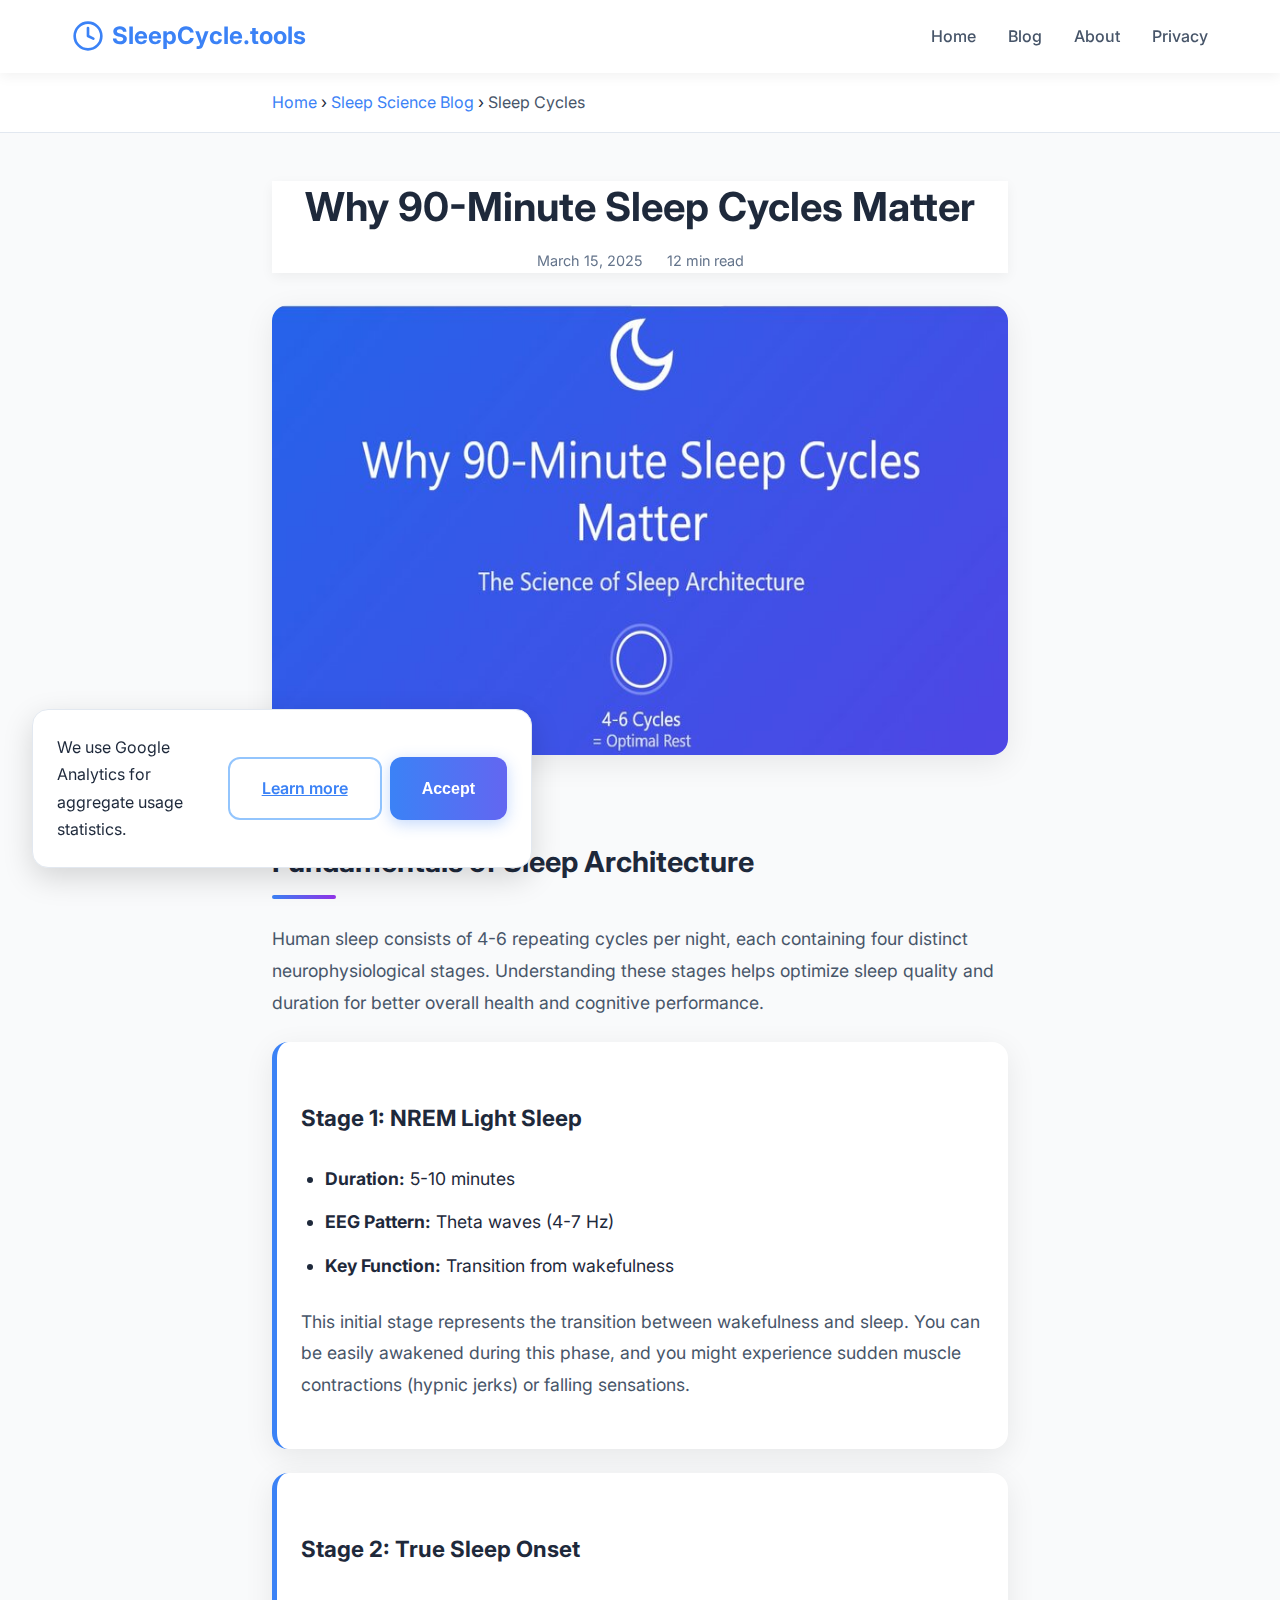
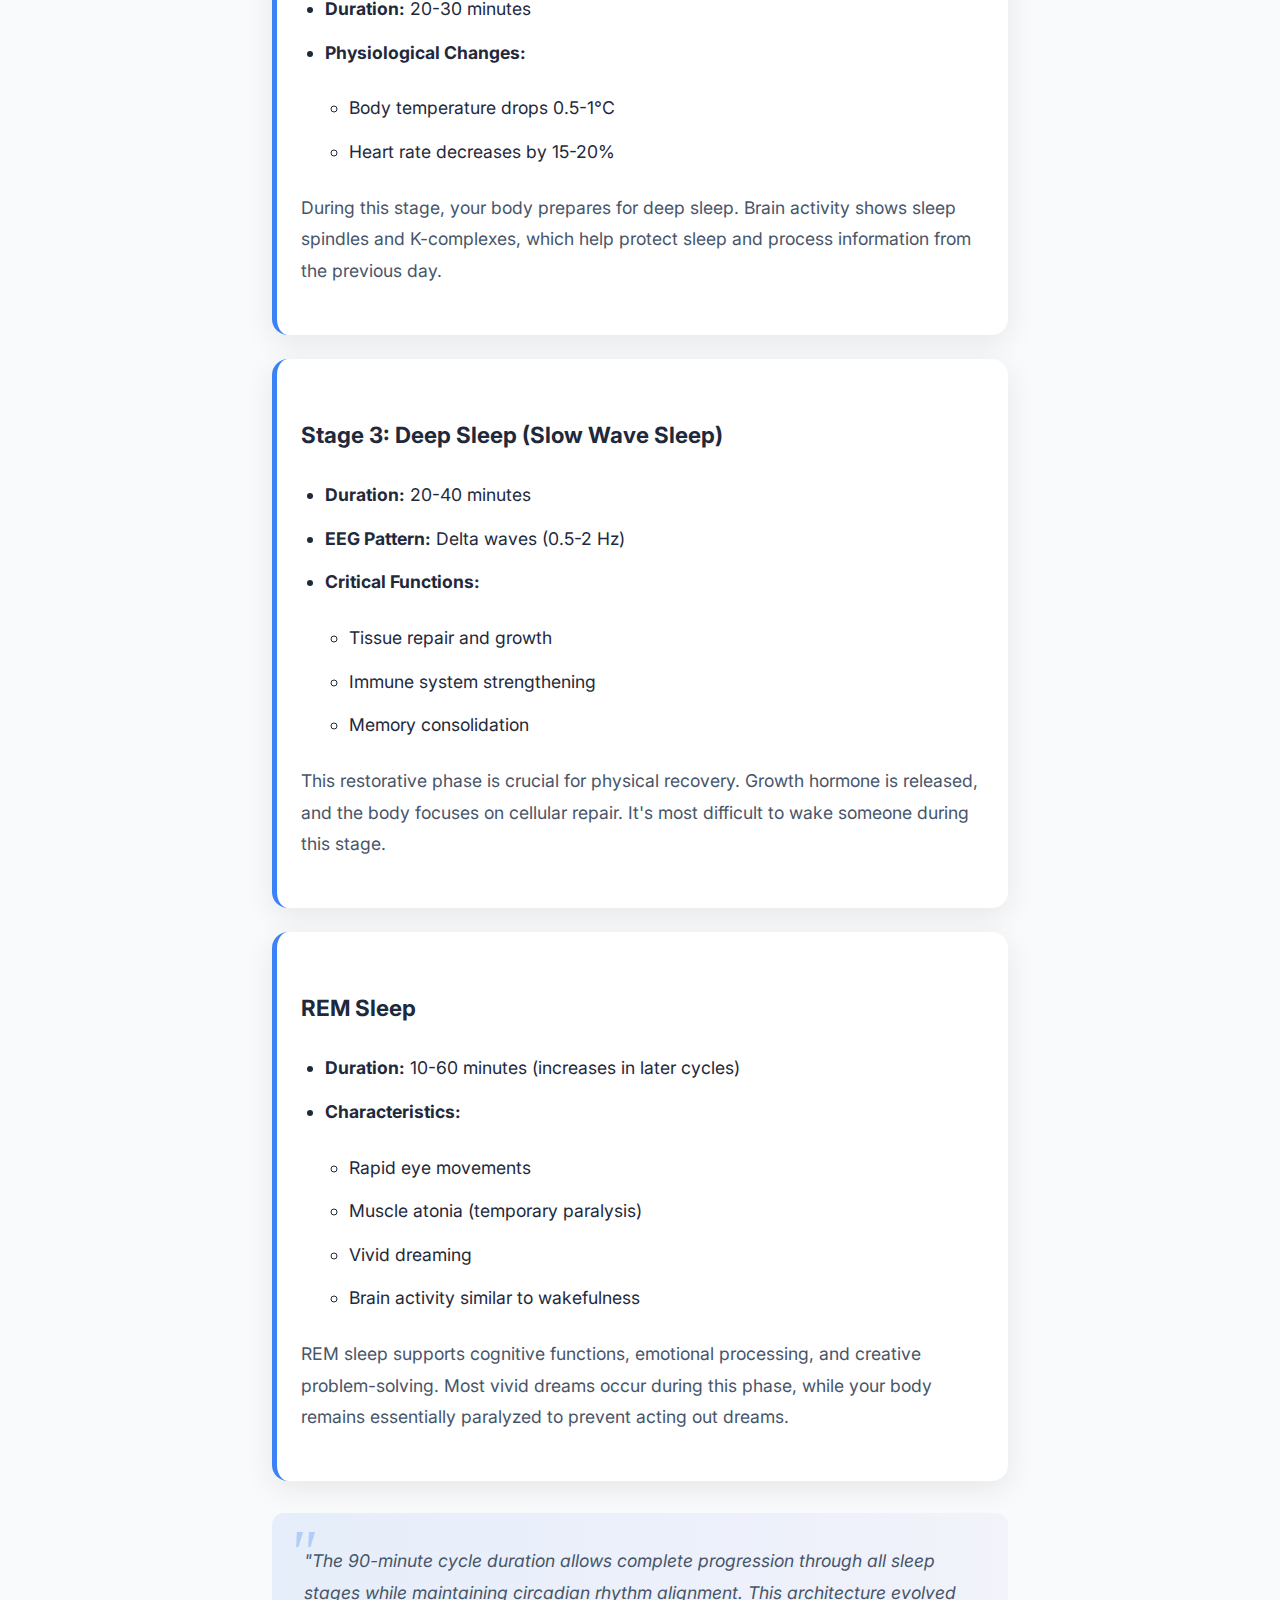
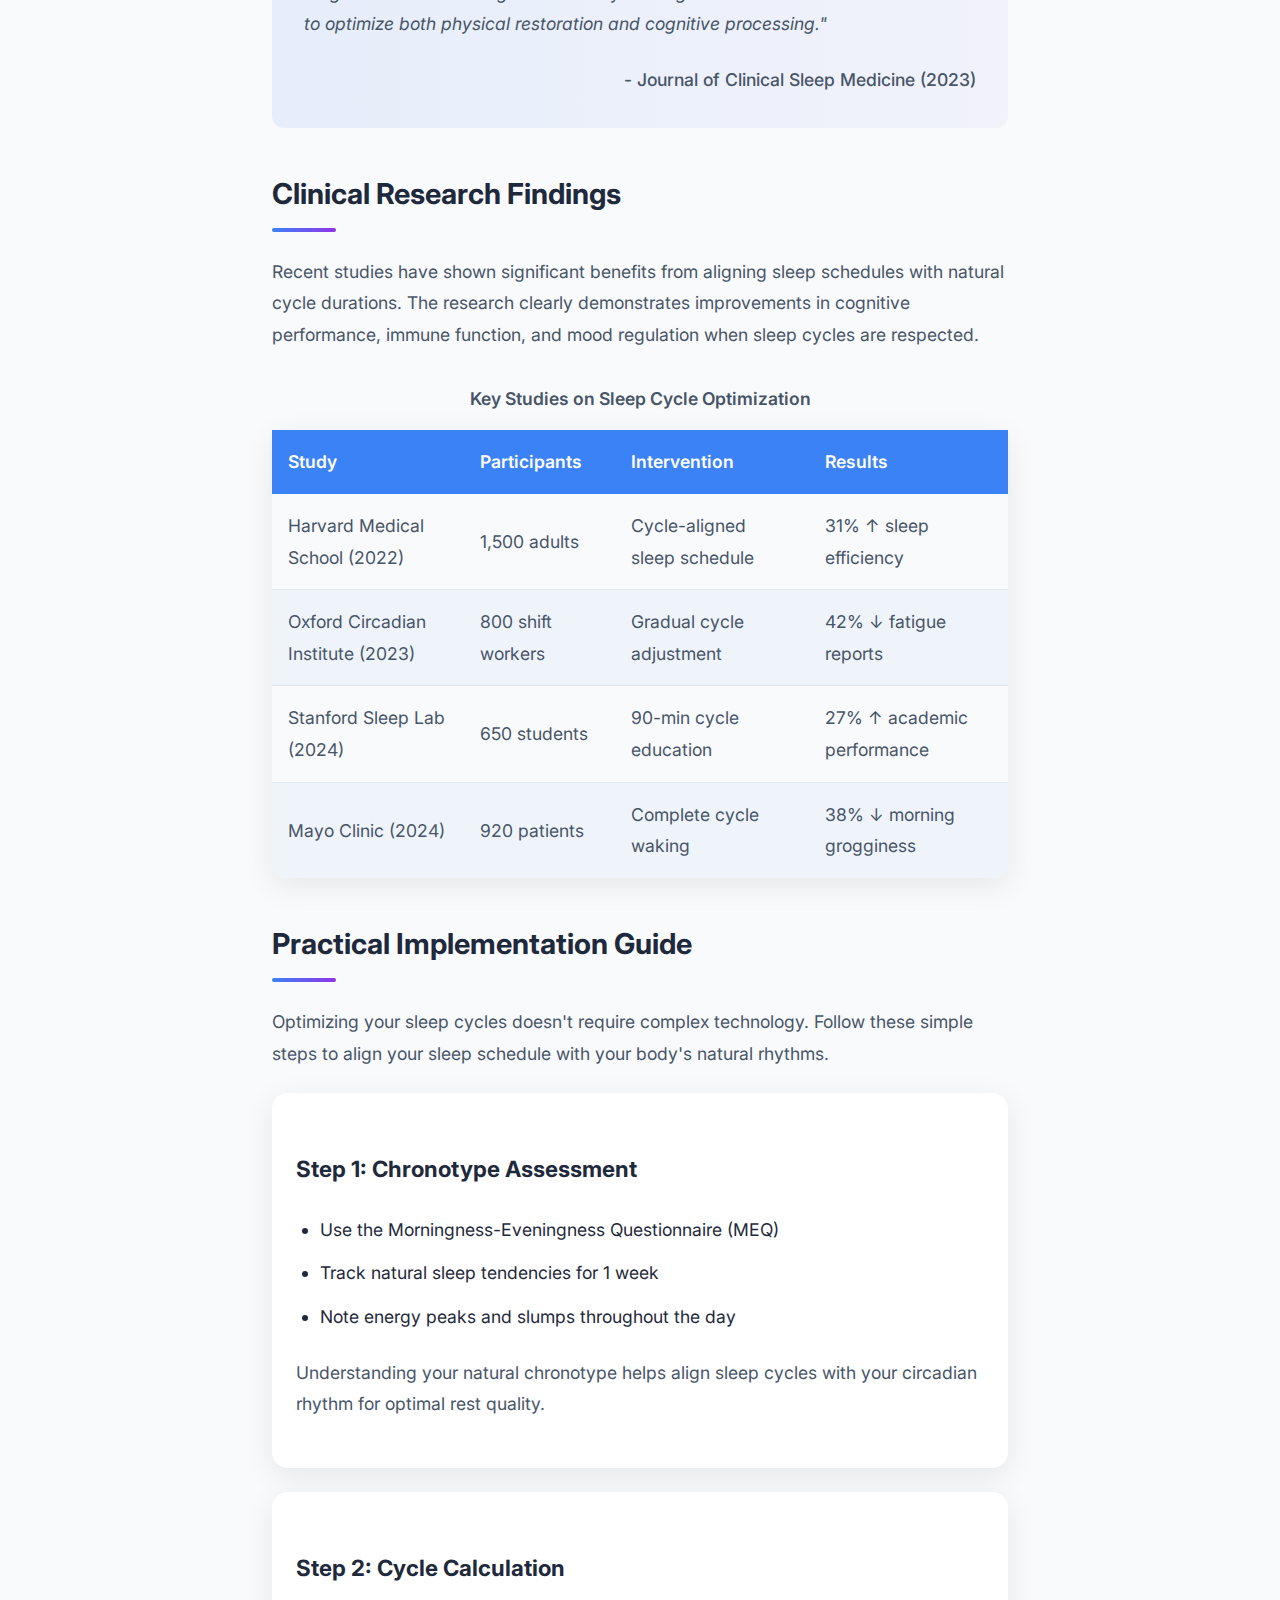
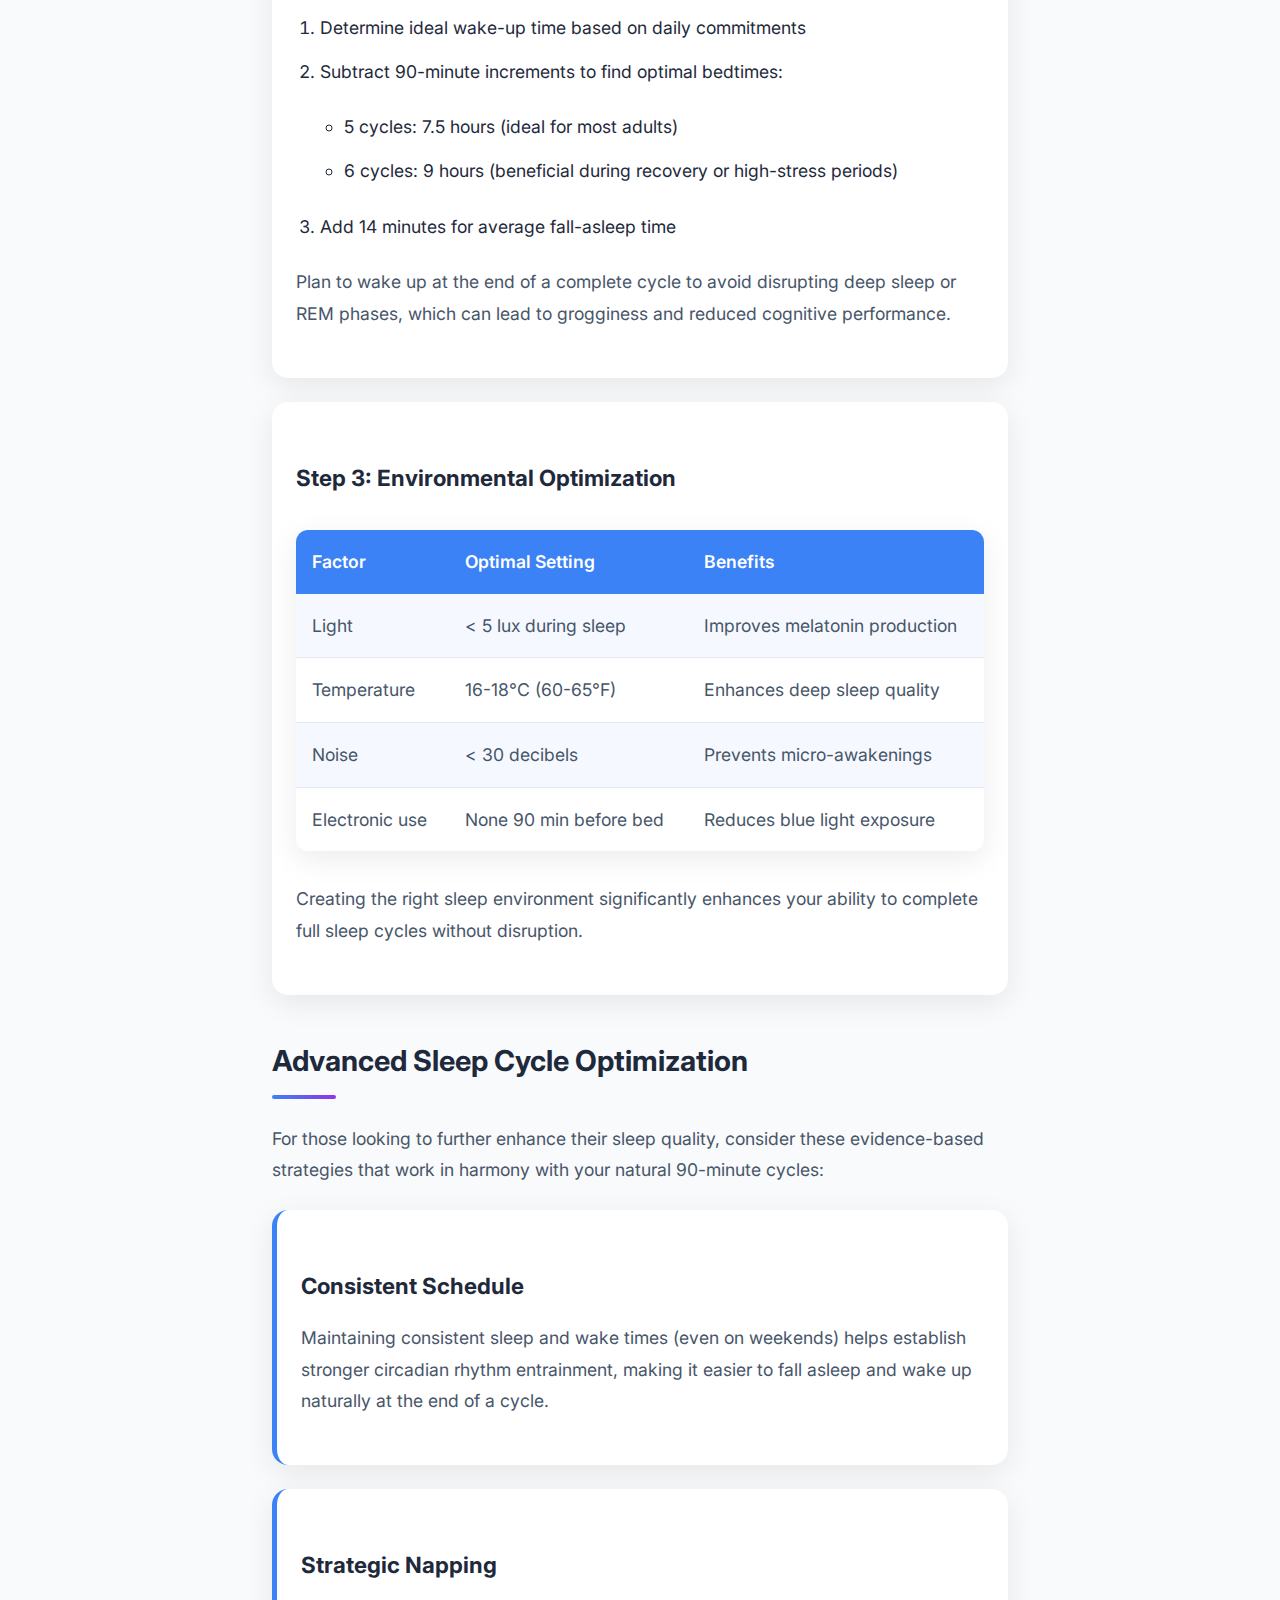
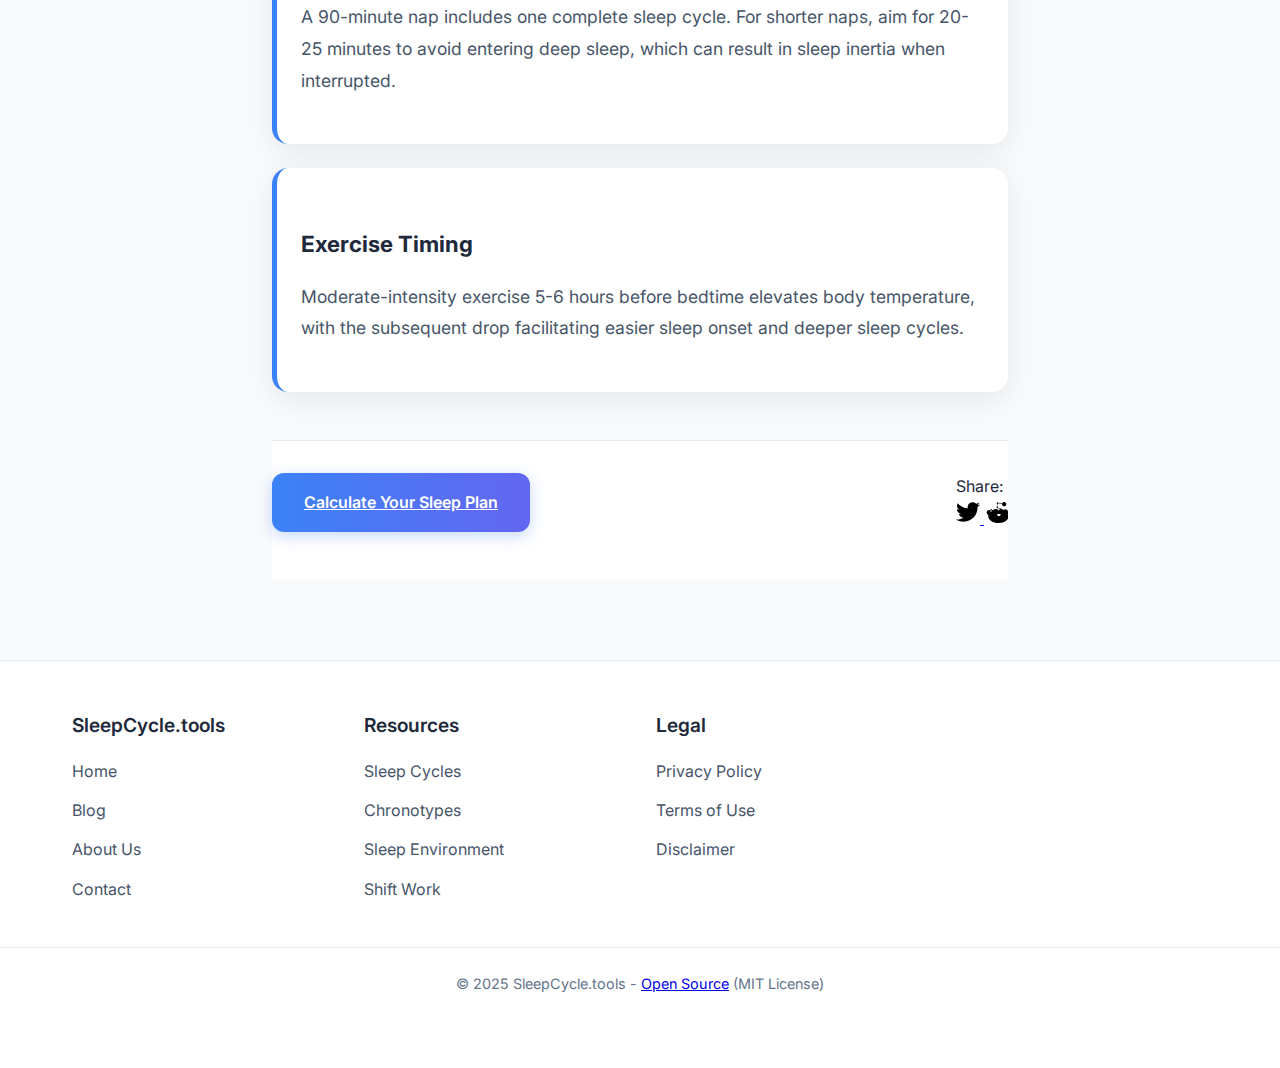
<file: blog/90-minute-cycles/index.html>
<!DOCTYPE html>
<html lang="en" dir="ltr">
<head>
    <meta charset="UTF-8">
    <meta name="viewport" content="width=device-width, initial-scale=1.0">
    <title>Why 90-Minute Sleep Cycles Matter | SleepCycle.tools</title>
    <meta name="description" content="Comprehensive scientific analysis of sleep cycles and circadian rhythm optimization">
    
    <!-- Favicon -->
    <link rel="icon" href="data:image/svg+xml,<svg xmlns=%22http://www.w3.org/2000/svg%22 viewBox=%220 0 100 100%22><text y=%22.9em%22 font-size=%2290%22>⏰</text></svg>">

    <!-- Google Fonts -->
    <link rel="preconnect" href="https://fonts.googleapis.com">
    <link rel="preconnect" href="https://fonts.gstatic.com" crossorigin>
    <link href="https://fonts.googleapis.com/css2?family=Inter:wght@400;500;600;700;800&display=swap" rel="stylesheet">

    <!-- Styles -->
    <link rel="stylesheet" href="/styles.css">

    <!-- Schema.org -->
    <script type="application/ld+json">
    {
        "@context": "https://schema.org",
        "@type": "BlogPosting",
        "mainEntityOfPage": {
            "@type": "WebPage",
            "@id": "https://sleepcycle.tools/blog/90-minute-cycles/"
        },
        "headline": "Why 90-Minute Sleep Cycles Matter",
        "description": "Detailed analysis of sleep architecture with clinical research data",
        "image": "https://sleepcycle.tools/blog/90-minute-cycles/cover.jpg",
        "author": {
            "@type": "Organization",
            "name": "SleepCycle.tools",
            "url": "https://sleepcycle.tools"
        },
        "publisher": {
            "@type": "Organization",
            "name": "SleepCycle.tools",
            "logo": {
                "@type": "ImageObject",
                "url": "https://sleepcycle.tools/og-image.jpg"
            }
        },
        "datePublished": "2025-03-15",
        "dateModified": "2025-03-15"
    }
    </script>
</head>
<body>
    <!-- Header -->
    <header>
        <div class="navbar">
            <a href="/" class="logo">
                <svg width="32" height="32" viewBox="0 0 24 24" fill="none" xmlns="http://www.w3.org/2000/svg">
                    <path d="M12 6V12L16 14M22 12C22 17.5228 17.5228 22 12 22C6.47715 22 2 17.5228 2 12C2 6.47715 6.47715 2 12 2C17.5228 2 22 6.47715 22 12Z" stroke="currentColor" stroke-width="2" stroke-linecap="round" stroke-linejoin="round"/>
                </svg>
                SleepCycle.tools
            </a>
            <nav>
                <ul>
                    <li><a href="/">Home</a></li>
                    <li><a href="/blog/" aria-current="page">Blog</a></li>
                    <li><a href="/about">About</a></li>
                    <li><a href="/privacy">Privacy</a></li>
                </ul>
            </nav>
        </div>
    </header>

    <!-- Breadcrumb -->
    <div class="breadcrumb-container">
        <div class="breadcrumb">
            <a href="/">Home</a> &rsaquo; 
            <a href="/blog/">Sleep Science Blog</a> &rsaquo; 
            <span>Sleep Cycles</span>
        </div>
    </div>

    <!-- Main Content -->
    <main class="blog-article">
        <article>
            <header class="article-header">
                <h1>Why 90-Minute Sleep Cycles Matter</h1>
                <div class="article-meta">
                    <time datetime="2025-03-15">March 15, 2025</time>
                    <span class="reading-time">12 min read</span>
                </div>
            </header>

            <img src="/blog/90-minute-cycles/cover.jpg" 
                 alt="Sleep cycle visualization diagram" 
                 width="800" 
                 height="450"
                 loading="lazy"
                 class="article-cover">

            <div class="article-body">
                <section class="core-content">
                    <h2>Fundamentals of Sleep Architecture</h2>
                    <p>Human sleep consists of 4-6 repeating cycles per night, each containing four distinct neurophysiological stages. Understanding these stages helps optimize sleep quality and duration for better overall health and cognitive performance.</p>

                    <div class="sleep-phase">
                        <h3>Stage 1: NREM Light Sleep</h3>
                        <ul>
                            <li><strong>Duration:</strong> 5-10 minutes</li>
                            <li><strong>EEG Pattern:</strong> Theta waves (4-7 Hz)</li>
                            <li><strong>Key Function:</strong> Transition from wakefulness</li>
                        </ul>
                        <p>This initial stage represents the transition between wakefulness and sleep. You can be easily awakened during this phase, and you might experience sudden muscle contractions (hypnic jerks) or falling sensations.</p>
                    </div>

                    <div class="sleep-phase">
                        <h3>Stage 2: True Sleep Onset</h3>
                        <ul>
                            <li><strong>Duration:</strong> 20-30 minutes</li>
                            <li><strong>Physiological Changes:</strong>
                                <ul>
                                    <li>Body temperature drops 0.5-1°C</li>
                                    <li>Heart rate decreases by 15-20%</li>
                                </ul>
                            </li>
                        </ul>
                        <p>During this stage, your body prepares for deep sleep. Brain activity shows sleep spindles and K-complexes, which help protect sleep and process information from the previous day.</p>
                    </div>

                    <div class="sleep-phase">
                        <h3>Stage 3: Deep Sleep (Slow Wave Sleep)</h3>
                        <ul>
                            <li><strong>Duration:</strong> 20-40 minutes</li>
                            <li><strong>EEG Pattern:</strong> Delta waves (0.5-2 Hz)</li>
                            <li><strong>Critical Functions:</strong>
                                <ul>
                                    <li>Tissue repair and growth</li>
                                    <li>Immune system strengthening</li>
                                    <li>Memory consolidation</li>
                                </ul>
                            </li>
                        </ul>
                        <p>This restorative phase is crucial for physical recovery. Growth hormone is released, and the body focuses on cellular repair. It's most difficult to wake someone during this stage.</p>
                    </div>

                    <div class="sleep-phase">
                        <h3>REM Sleep</h3>
                        <ul>
                            <li><strong>Duration:</strong> 10-60 minutes (increases in later cycles)</li>
                            <li><strong>Characteristics:</strong>
                                <ul>
                                    <li>Rapid eye movements</li>
                                    <li>Muscle atonia (temporary paralysis)</li>
                                    <li>Vivid dreaming</li>
                                    <li>Brain activity similar to wakefulness</li>
                                </ul>
                            </li>
                        </ul>
                        <p>REM sleep supports cognitive functions, emotional processing, and creative problem-solving. Most vivid dreams occur during this phase, while your body remains essentially paralyzed to prevent acting out dreams.</p>
                    </div>

                    <blockquote class="research-quote">
                        <p>"The 90-minute cycle duration allows complete progression through all sleep stages while maintaining circadian rhythm alignment. This architecture evolved to optimize both physical restoration and cognitive processing."</p>
                        <footer>- Journal of Clinical Sleep Medicine (2023)</footer>
                    </blockquote>
                </section>

                <section class="clinical-data">
                    <h2>Clinical Research Findings</h2>
                    <p>Recent studies have shown significant benefits from aligning sleep schedules with natural cycle durations. The research clearly demonstrates improvements in cognitive performance, immune function, and mood regulation when sleep cycles are respected.</p>
                    
                    <div class="research-table-container">
                        <table class="research-table">
                            <caption>Key Studies on Sleep Cycle Optimization</caption>
                            <thead>
                                <tr>
                                    <th scope="col">Study</th>
                                    <th scope="col">Participants</th>
                                    <th scope="col">Intervention</th>
                                    <th scope="col">Results</th>
                                </tr>
                            </thead>
                            <tbody>
                                <tr>
                                    <td>Harvard Medical School (2022)</td>
                                    <td>1,500 adults</td>
                                    <td>Cycle-aligned sleep schedule</td>
                                    <td>31% ↑ sleep efficiency</td>
                                </tr>
                                <tr>
                                    <td>Oxford Circadian Institute (2023)</td>
                                    <td>800 shift workers</td>
                                    <td>Gradual cycle adjustment</td>
                                    <td>42% ↓ fatigue reports</td>
                                </tr>
                                <tr>
                                    <td>Stanford Sleep Lab (2024)</td>
                                    <td>650 students</td>
                                    <td>90-min cycle education</td>
                                    <td>27% ↑ academic performance</td>
                                </tr>
                                <tr>
                                    <td>Mayo Clinic (2024)</td>
                                    <td>920 patients</td>
                                    <td>Complete cycle waking</td>
                                    <td>38% ↓ morning grogginess</td>
                                </tr>
                            </tbody>
                        </table>
                    </div>
                </section>

                <section class="practical-guide">
                    <h2>Practical Implementation Guide</h2>
                    <p>Optimizing your sleep cycles doesn't require complex technology. Follow these simple steps to align your sleep schedule with your body's natural rhythms.</p>
                    
                    <div class="step-by-step">
                        <div class="step">
                            <h3>Step 1: Chronotype Assessment</h3>
                            <ul>
                                <li>Use the Morningness-Eveningness Questionnaire (MEQ)</li>
                                <li>Track natural sleep tendencies for 1 week</li>
                                <li>Note energy peaks and slumps throughout the day</li>
                            </ul>
                            <p>Understanding your natural chronotype helps align sleep cycles with your circadian rhythm for optimal rest quality.</p>
                        </div>

                        <div class="step">
                            <h3>Step 2: Cycle Calculation</h3>
                            <ol>
                                <li>Determine ideal wake-up time based on daily commitments</li>
                                <li>Subtract 90-minute increments to find optimal bedtimes:
                                    <ul>
                                        <li>5 cycles: 7.5 hours (ideal for most adults)</li>
                                        <li>6 cycles: 9 hours (beneficial during recovery or high-stress periods)</li>
                                    </ul>
                                </li>
                                <li>Add 14 minutes for average fall-asleep time</li>
                            </ol>
                            <p>Plan to wake up at the end of a complete cycle to avoid disrupting deep sleep or REM phases, which can lead to grogginess and reduced cognitive performance.</p>
                        </div>

                        <div class="step">
                            <h3>Step 3: Environmental Optimization</h3>
                            <table class="environment-table">
                                <tr>
                                    <th>Factor</th>
                                    <th>Optimal Setting</th>
                                    <th>Benefits</th>
                                </tr>
                                <tr>
                                    <td>Light</td>
                                    <td>&lt; 5 lux during sleep</td>
                                    <td>Improves melatonin production</td>
                                </tr>
                                <tr>
                                    <td>Temperature</td>
                                    <td>16-18°C (60-65°F)</td>
                                    <td>Enhances deep sleep quality</td>
                                </tr>
                                <tr>
                                    <td>Noise</td>
                                    <td>&lt; 30 decibels</td>
                                    <td>Prevents micro-awakenings</td>
                                </tr>
                                <tr>
                                    <td>Electronic use</td>
                                    <td>None 90 min before bed</td>
                                    <td>Reduces blue light exposure</td>
                                </tr>
                            </table>
                            <p>Creating the right sleep environment significantly enhances your ability to complete full sleep cycles without disruption.</p>
                        </div>
                    </div>
                </section>
                
                <section class="advanced-tips">
                    <h2>Advanced Sleep Cycle Optimization</h2>
                    
                    <p>For those looking to further enhance their sleep quality, consider these evidence-based strategies that work in harmony with your natural 90-minute cycles:</p>
                    
                    <div class="sleep-phase">
                        <h3>Consistent Schedule</h3>
                        <p>Maintaining consistent sleep and wake times (even on weekends) helps establish stronger circadian rhythm entrainment, making it easier to fall asleep and wake up naturally at the end of a cycle.</p>
                    </div>
                    
                    <div class="sleep-phase">
                        <h3>Strategic Napping</h3>
                        <p>A 90-minute nap includes one complete sleep cycle. For shorter naps, aim for 20-25 minutes to avoid entering deep sleep, which can result in sleep inertia when interrupted.</p>
                    </div>
                    
                    <div class="sleep-phase">
                        <h3>Exercise Timing</h3>
                        <p>Moderate-intensity exercise 5-6 hours before bedtime elevates body temperature, with the subsequent drop facilitating easier sleep onset and deeper sleep cycles.</p>
                    </div>
                </section>
            </div>

            <footer class="article-footer">
                <div class="action-container">
                    <a href="/" class="btn btn-primary">Calculate Your Sleep Plan</a>
                    
                    <div class="share-section">
                        <span class="share-label">Share:</span>
                        <div class="share-buttons">
                            <a href="https://twitter.com/share?url=https://sleepcycle.tools/blog/90-minute-cycles/" 
                               class="share-button twitter"
                               aria-label="Share on Twitter">
                                <svg width="24" height="24" viewBox="0 0 24 24"><path d="M24 4.557c-.883.392-1.832.656-2.828.775 1.017-.609 1.798-1.574 2.165-2.724-.951.564-2.005.974-3.127 1.195-.897-.957-2.178-1.555-3.594-1.555-3.179 0-5.515 2.966-4.797 6.045-4.091-.205-7.719-2.165-10.148-5.144-1.29 2.213-.669 5.108 1.523 6.574-.806-.026-1.566-.247-2.229-.616-.054 2.281 1.581 4.415 3.949 4.89-.693.188-1.452.232-2.224.084.626 1.956 2.444 3.379 4.6 3.419-2.07 1.623-4.678 2.348-7.29 2.04 2.179 1.397 4.768 2.212 7.548 2.212 9.142 0 14.307-7.721 13.995-14.646.962-.695 1.797-1.562 2.457-2.549z"/></svg>
                            </a>
                            <a href="https://reddit.com/submit?url=https://sleepcycle.tools/blog/90-minute-cycles/" 
                               class="share-button reddit"
                               aria-label="Share on Reddit">
                                <svg width="24" height="24" viewBox="0 0 24 24"><path d="M24 11.779c0-1.459-1.192-2.645-2.657-2.645-.715 0-1.363.285-1.837.745-1.814-1.195-4.295-1.96-6.998-2.053l1.483-4.669 4.016.941-.006.058c0 1.193.975 2.163 2.174 2.163 1.198 0 2.172-.97 2.172-2.163s-.974-2.163-2.172-2.163c-.965 0-1.777.63-2.07 1.5l-4.734-1.107c-.184-.043-.384.004-.524.128-.14.123-.204.307-.167.485l1.791 5.638c-2.831.051-5.396.825-7.302 2.042-.474-.46-1.122-.745-1.837-.745-1.465 0-2.657 1.186-2.657 2.645 0 1.096.666 2.037 1.613 2.445-.041.28-.062.565-.062.853 0 3.963 4.616 7.174 10.303 7.174 5.688 0 10.303-3.211 10.303-7.174 0-.288-.021-.573-.062-.853.947-.408 1.613-1.349 1.613-2.445zm-17.993-1.349c0-.597.488-1.081 1.09-1.081.603 0 1.091.484 1.091 1.081s-.488 1.081-1.091 1.081c-.602 0-1.09-.484-1.09-1.081zm8.908 5.782c-1.002 0-1.815-.968-1.815-2.163h3.63c0 1.195-.813 2.163-1.815 2.163zm-.369-5.782c-.602 0-1.09-.484-1.09-1.081s.488-1.081 1.09-1.081c.603 0 1.091.484 1.091 1.081s-.488 1.081-1.091 1.081z"/></svg>
                            </a>
                        </div>
                    </div>
                </div>
            </footer>
        </article>
    </main>

    <!-- Footer -->
    <footer>
        <div class="footer-content">
            <div class="footer-col">
                <h4>SleepCycle.tools</h4>
                <ul>
                    <li><a href="/">Home</a></li>
                    <li><a href="/blog/">Blog</a></li>
                    <li><a href="/about">About Us</a></li>
                    <li><a href="/contact">Contact</a></li>
                </ul>
            </div>
            <div class="footer-col">
                <h4>Resources</h4>
                <ul>
                    <li><a href="/blog/90-minute-cycles/">Sleep Cycles</a></li>
                    <li><a href="/blog/chronotypes/">Chronotypes</a></li>
                    <li><a href="/blog/sleep-environment/">Sleep Environment</a></li>
                    <li><a href="/blog/shift-work/">Shift Work</a></li>
                </ul>
            </div>
            <div class="footer-col">
                <h4>Legal</h4>
                <ul>
                    <li><a href="/privacy">Privacy Policy</a></li>
                    <li><a href="/terms">Terms of Use</a></li>
                    <li><a href="/disclaimer">Disclaimer</a></li>
                </ul>
            </div>
        </div>
        <div class="copyright">
            <p>&copy; 2025 SleepCycle.tools - <a href="https://github.com/ylohnitram/sleepcycle.tools" target="_blank" rel="noopener">Open Source</a> (MIT License)</p>
        </div>
    </footer>

    <!-- Cookie Banner -->
    <div class="cookie-banner" id="cookieBanner" style="display: none;">
        <div class="cookie-text">
            We use Google Analytics for aggregate usage statistics.
        </div>
        <div class="cookie-actions">
            <a href="/privacy" class="btn btn-secondary">Learn more</a>
            <button onclick="document.getElementById('cookieBanner').style.display = 'none'; localStorage.setItem('cookieAccepted', 'true');" class="btn btn-primary">Accept</button>
        </div>
    </div>

    <script>
        // Cookie banner
        document.addEventListener('DOMContentLoaded', () => {
            if (!localStorage.getItem('cookieAccepted')) {
                document.getElementById('cookieBanner').style.display = 'flex';
            }
        });
    </script>
</body>
</html>
</file>
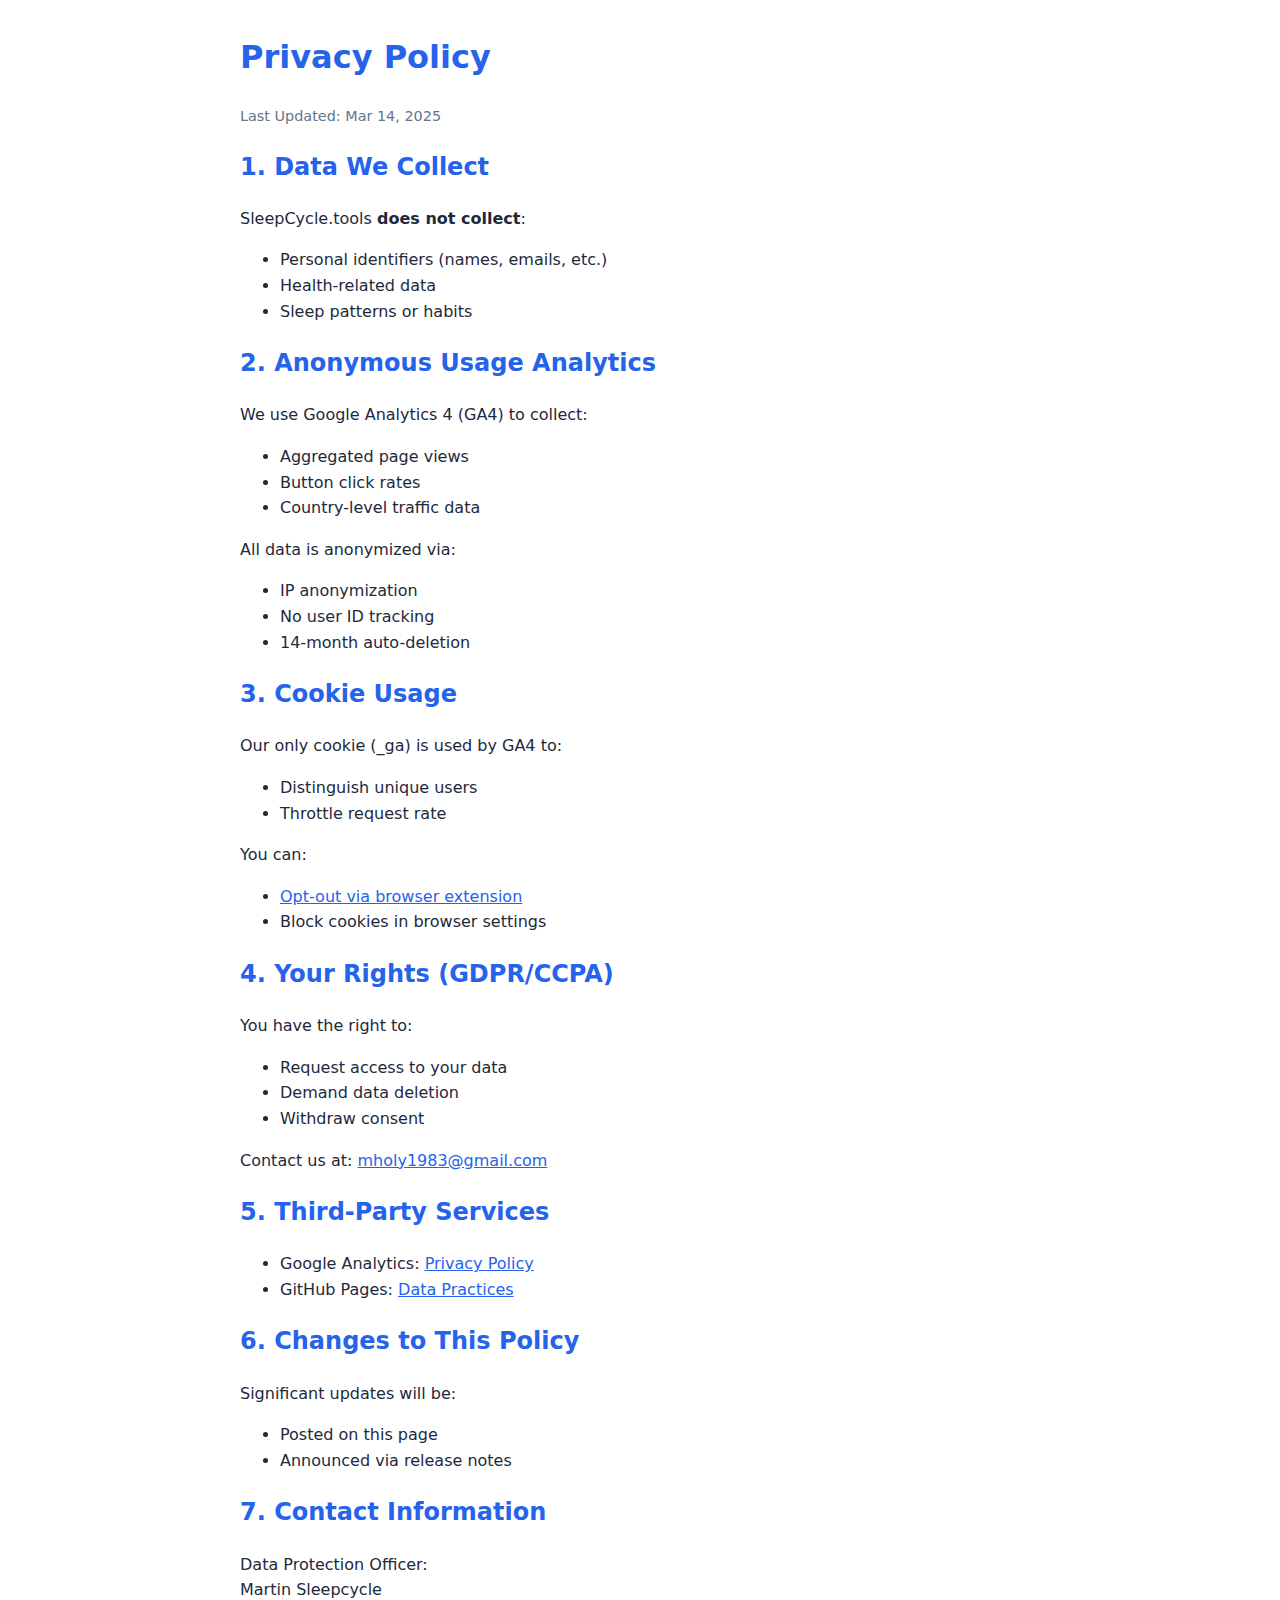
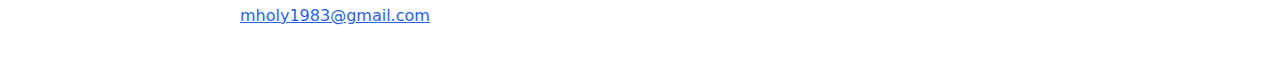
<file: privacy.html>
<!DOCTYPE html>
<html lang="en">
<head>
    <meta charset="UTF-8">
    <meta name="viewport" content="width=device-width, initial-scale=1.0">
    <title>Privacy Policy - SleepCycle.tools</title>
    <style>
        body {
            font-family: 'Segoe UI', system-ui, -apple-system, sans-serif;
            line-height: 1.6;
            max-width: 800px;
            margin: 2rem auto;
            padding: 0 1rem;
            color: #1e293b;
        }
        h1, h2 {
            color: #2563eb;
        }
        a {
            color: #2563eb;
            text-decoration: underline;
        }
        .last-updated {
            color: #64748b;
            font-size: 0.9em;
        }
    </style>
</head>
<body>
    <h1>Privacy Policy</h1>
    <p class="last-updated">Last Updated: Mar 14, 2025</p>

    <h2>1. Data We Collect</h2>
    <p>SleepCycle.tools <strong>does not collect</strong>:</p>
    <ul>
        <li>Personal identifiers (names, emails, etc.)</li>
        <li>Health-related data</li>
        <li>Sleep patterns or habits</li>
    </ul>

    <h2>2. Anonymous Usage Analytics</h2>
    <p>We use Google Analytics 4 (GA4) to collect:</p>
    <ul>
        <li>Aggregated page views</li>
        <li>Button click rates</li>
        <li>Country-level traffic data</li>
    </ul>
    <p>All data is anonymized via:</p>
    <ul>
        <li>IP anonymization</li>
        <li>No user ID tracking</li>
        <li>14-month auto-deletion</li>
    </ul>

    <h2>3. Cookie Usage</h2>
    <p>Our only cookie (_ga) is used by GA4 to:</p>
    <ul>
        <li>Distinguish unique users</li>
        <li>Throttle request rate</li>
    </ul>
    <p>You can:</p>
    <ul>
        <li><a href="https://tools.google.com/dlpage/gaoptout" target="_blank">Opt-out via browser extension</a></li>
        <li>Block cookies in browser settings</li>
    </ul>

    <h2>4. Your Rights (GDPR/CCPA)</h2>
    <p>You have the right to:</p>
    <ul>
        <li>Request access to your data</li>
        <li>Demand data deletion</li>
        <li>Withdraw consent</li>
    </ul>
    <p>Contact us at: <a href="mailto:mholy1983@gmail.com">mholy1983@gmail.com</a></p>

    <h2>5. Third-Party Services</h2>
    <ul>
        <li>Google Analytics: <a href="https://policies.google.com/privacy" target="_blank">Privacy Policy</a></li>
        <li>GitHub Pages: <a href="https://docs.github.com/en/pages/getting-started-with-github-pages/about-github-pages#data-collection" target="_blank">Data Practices</a></li>
    </ul>

    <h2>6. Changes to This Policy</h2>
    <p>Significant updates will be:</p>
    <ul>
        <li>Posted on this page</li>
        <li>Announced via release notes</li>
    </ul>

    <h2>7. Contact Information</h2>
    <p>Data Protection Officer:<br>
    Martin Sleepcycle<br>
    <a href="mailto:mholy1983@gmail.com">mholy1983@gmail.com</a></p>
</body>
</html>
</file>
<file: styles.css>
/* Základní nastavení */
:root {
  --primary: #3b82f6;
  --primary-dark: #2563eb;
  --primary-light: #93c5fd;
  --secondary: #6366f1;
  --accent: #9333ea;
  --background: #f9fafb;
  --card-bg: #ffffff;
  --text-primary: #1e293b;
  --text-secondary: #475569;
  --text-light: #64748b;
  --border: #e2e8f0;
  --shadow: 0 8px 30px rgba(0, 0, 0, 0.08);
  --transition: all 0.3s ease;
}

* {
  box-sizing: border-box;
  margin: 0;
  padding: 0;
}

body {
  font-family: 'Inter', 'Segoe UI', system-ui, -apple-system, sans-serif;
  background: var(--background);
  color: var(--text-primary);
  line-height: 1.7;
  font-size: 16px;
  margin: 0;
  padding: 0;
}

.container {
  max-width: 1200px;
  margin: 0 auto;
  padding: 2rem;
}

/* Navigace */
header {
  background: var(--card-bg);
  box-shadow: 0 4px 12px rgba(0, 0, 0, 0.05);
  position: sticky;
  top: 0;
  z-index: 100;
}

.navbar {
  display: flex;
  justify-content: space-between;
  align-items: center;
  padding: 1rem 2rem;
  max-width: 1200px;
  margin: 0 auto;
}

.logo {
  display: flex;
  align-items: center;
  gap: 0.5rem;
  text-decoration: none;
  font-weight: 700;
  font-size: 1.5rem;
  color: var(--primary);
}

.logo svg, .logo img {
  width: 32px;
  height: 32px;
}

nav ul {
  display: flex;
  list-style: none;
  gap: 2rem;
}

nav a {
  text-decoration: none;
  color: var(--text-secondary);
  font-weight: 500;
  transition: var(--transition);
  padding: 0.5rem 0;
  position: relative;
}

nav a:hover {
  color: var(--primary);
}

nav a::after {
  content: '';
  position: absolute;
  bottom: 0;
  left: 0;
  width: 0;
  height: 2px;
  background: var(--primary);
  transition: var(--transition);
}

nav a:hover::after {
  width: 100%;
}

/* Hero sekce */
.hero {
  display: flex;
  flex-direction: column;
  align-items: center;
  text-align: center;
  padding: 4rem 2rem;
  background: linear-gradient(rgba(59, 130, 246, 0.05), rgba(99, 102, 241, 0.1));
  border-radius: 1.5rem;
  margin-bottom: 3rem;
}

.hero h1 {
  font-size: 3rem;
  font-weight: 800;
  margin-bottom: 1.5rem;
  background: linear-gradient(45deg, var(--primary), var(--accent));
  -webkit-background-clip: text;
  -webkit-text-fill-color: transparent;
  background-clip: text;
  line-height: 1.2;
}

.hero p {
  font-size: 1.25rem;
  color: var(--text-secondary);
  max-width: 700px;
  margin-bottom: 2rem;
}

/* Karty */
.card {
  background: var(--card-bg);
  border-radius: 1rem;
  box-shadow: var(--shadow);
  padding: 2rem;
  transition: var(--transition);
  border: 1px solid rgba(0, 0, 0, 0.04);
}

.card:hover {
  transform: translateY(-5px);
  box-shadow: 0 12px 40px rgba(0, 0, 0, 0.1);
}

.card-grid {
  display: grid;
  grid-template-columns: repeat(auto-fill, minmax(300px, 1fr));
  gap: 2rem;
  margin: 2rem 0;
}

/* Vstupní prvky */
.input-group {
  margin-bottom: 1.5rem;
}

label {
  display: block;
  margin-bottom: 0.5rem;
  font-weight: 500;
  color: var(--text-secondary);
}

input, select {
  width: 100%;
  padding: 1rem;
  border: 2px solid var(--border);
  border-radius: 0.75rem;
  font-size: 1rem;
  transition: var(--transition);
  background: var(--card-bg);
}

input:focus, select:focus {
  outline: none;
  border-color: var(--primary);
  box-shadow: 0 0 0 3px rgba(59, 130, 246, 0.1);
}

input[type="time"] {
  color: var(--text-primary);
  font-size: 1.2rem;
  text-align: center;
  font-weight: 600;
}

/* Tlačítka */
.btn {
  display: inline-flex;
  align-items: center;
  justify-content: center;
  padding: 1rem 2rem;
  border-radius: 0.75rem;
  font-weight: 600;
  cursor: pointer;
  transition: var(--transition);
  border: none;
  gap: 0.5rem;
  font-size: 1rem;
}

.btn-primary {
  background: linear-gradient(to right, var(--primary), var(--secondary));
  color: white;
  box-shadow: 0 4px 15px rgba(59, 130, 246, 0.3);
}

.btn-primary:hover {
  box-shadow: 0 6px 20px rgba(59, 130, 246, 0.4);
  transform: translateY(-2px);
}

.btn-secondary {
  background: var(--card-bg);
  color: var(--primary);
  border: 2px solid var(--primary-light);
}

.btn-secondary:hover {
  background: rgba(59, 130, 246, 0.05);
}

.btn-full {
  width: 100%;
}

/* Výsledky kalkulátoru */
.results {
  margin-top: 2rem;
  border-radius: 1rem;
  overflow: hidden;
  box-shadow: var(--shadow);
  background: var(--card-bg);
}

.results-header {
  background: linear-gradient(to right, var(--primary), var(--secondary));
  color: white;
  padding: 1.5rem;
  font-size: 1.5rem;
  font-weight: 600;
}

.time-block {
  display: flex;
  align-items: center;
  justify-content: space-between;
  padding: 1.5rem;
  border-bottom: 1px solid var(--border);
  transition: var(--transition);
}

.time-block:last-child {
  border-bottom: none;
}

.time-block:hover {
  background: rgba(59, 130, 246, 0.05);
}

.time {
  font-size: 1.5rem;
  font-weight: 700;
  color: var(--primary);
}

.duration {
  font-size: 0.9rem;
  color: var(--text-secondary);
  margin-top: 0.25rem;
}

.cycles {
  display: flex;
  align-items: center;
  justify-content: center;
  background: rgba(59, 130, 246, 0.1);
  color: var(--primary);
  font-weight: 600;
  padding: 0.5rem 1rem;
  border-radius: 2rem;
}

/* Blog sekce */
.blog-grid {
  display: grid;
  grid-template-columns: repeat(auto-fill, minmax(300px, 1fr));
  gap: 2rem;
  margin: 2rem 0;
}

.blog-card {
  overflow: hidden;
  border-radius: 1rem;
  background: var(--card-bg);
  box-shadow: var(--shadow);
  transition: var(--transition);
}

.blog-card:hover {
  transform: translateY(-5px);
  box-shadow: 0 12px 40px rgba(0, 0, 0, 0.1);
}

.blog-image {
  width: 100%;
  height: 200px;
  object-fit: cover;
}

.blog-content {
  padding: 1.5rem;
}

.blog-card h3 {
  font-size: 1.2rem;
  margin-bottom: 0.75rem;
  color: var(--text-primary);
}

.blog-card p {
  color: var(--text-secondary);
  margin-bottom: 1.5rem;
}

.read-more {
  font-weight: 600;
  color: var(--primary);
  text-decoration: none;
  display: inline-flex;
  align-items: center;
  gap: 0.25rem;
  transition: var(--transition);
}

.read-more:hover {
  gap: 0.5rem;
  color: var(--accent);
}

/* Footer */
footer {
  background: var(--card-bg);
  border-top: 1px solid var(--border);
  padding: 3rem 0;
  margin-top: 5rem;
}

.footer-content {
  display: grid;
  grid-template-columns: repeat(auto-fill, minmax(240px, 1fr));
  gap: 2rem;
  max-width: 1200px;
  margin: 0 auto;
  padding: 0 2rem;
}

.footer-col h4 {
  color: var(--text-primary);
  font-size: 1.2rem;
  margin-bottom: 1rem;
  font-weight: 600;
}

.footer-col ul {
  list-style: none;
}

.footer-col ul li {
  margin-bottom: 0.75rem;
}

.footer-col a {
  color: var(--text-secondary);
  text-decoration: none;
  transition: var(--transition);
}

.footer-col a:hover {
  color: var(--primary);
}

.copyright {
  text-align: center;
  padding: 1.5rem;
  color: var(--text-light);
  border-top: 1px solid var(--border);
  margin-top: 2rem;
  font-size: 0.9rem;
}

/* Cookie lišta */
.cookie-banner {
  position: fixed;
  bottom: 2rem;
  left: 2rem;
  right: 2rem;
  background: var(--card-bg);
  box-shadow: 0 10px 30px rgba(0, 0, 0, 0.15);
  border-radius: 1rem;
  padding: 1.5rem;
  display: flex;
  align-items: center;
  justify-content: space-between;
  z-index: 100;
  border: 1px solid var(--border);
  gap: 1rem;
  max-width: 500px;
}

.cookie-text {
  flex: 1;
}

.cookie-actions {
  display: flex;
  gap: 0.5rem;
}

/* Responsivita */
@media (max-width: 768px) {
  .navbar {
    flex-direction: column;
    padding: 1rem;
  }
  
  .logo {
    margin-bottom: 1rem;
  }
  
  nav ul {
    gap: 1rem;
    flex-wrap: wrap;
    justify-content: center;
  }
  
  .hero h1 {
    font-size: 2.25rem;
  }
  
  .hero p {
    font-size: 1rem;
  }
  
  .card-grid {
    grid-template-columns: 1fr;
  }
  
  .cookie-banner {
    flex-direction: column;
    left: 1rem;
    right: 1rem;
  }
}

/* Blog článek styly */
.blog-article {
  max-width: 800px;
  margin: 3rem auto;
  padding: 0 2rem;
}

.article-header {
  text-align: center;
  margin-bottom: 2rem;
}

.article-header h1 {
  font-size: 2.5rem;
  color: var(--text-primary);
  margin-bottom: 1rem;
  line-height: 1.3;
}

.article-meta {
  display: flex;
  justify-content: center;
  gap: 1.5rem;
  color: var(--text-light);
  font-size: 0.9rem;
}

.article-cover {
  width: 100%;
  border-radius: 1rem;
  margin-bottom: 2rem;
  box-shadow: var(--shadow);
}

.article-body {
  font-size: 1.1rem;
  line-height: 1.8;
}

.article-body h2 {
  font-size: 1.8rem;
  margin: 2.5rem 0 1.5rem;
  color: var(--text-primary);
  position: relative;
  padding-bottom: 0.75rem;
}

.article-body h2::after {
  content: '';
  position: absolute;
  left: 0;
  bottom: 0;
  width: 4rem;
  height: 4px;
  background: linear-gradient(to right, var(--primary), var(--accent));
  border-radius: 2px;
}

.article-body h3 {
  font-size: 1.4rem;
  margin: 2rem 0 1rem;
  color: var(--text-primary);
}

.article-body p {
  margin-bottom: 1.5rem;
  color: var(--text-secondary);
}

.article-body ul, .article-body ol {
  margin: 1.5rem 0;
  padding-left: 1.5rem;
}

.article-body li {
  margin-bottom: 0.75rem;
}

blockquote {
  background: linear-gradient(to right, rgba(59, 130, 246, 0.1), rgba(99, 102, 241, 0.05));
  border-radius: 0.75rem;
  padding: 2rem;
  margin: 2rem 0;
  font-style: italic;
  position: relative;
}

blockquote::before {
  content: '"';
  position: absolute;
  top: 0.5rem;
  left: 1rem;
  font-size: 4rem;
  color: rgba(59, 130, 246, 0.3);
  font-family: serif;
  line-height: 1;
}

blockquote p {
  margin-bottom: 0.5rem;
}

blockquote footer {
  text-align: right;
  font-weight: 500;
  font-style: normal;
  color: var(--text-secondary);
  background: transparent;
  border: none;
  padding: 0;
  margin: 0;
}

.sleep-phase {
  background: var(--card-bg);
  border-radius: 1rem;
  padding: 1.5rem;
  margin: 1.5rem 0;
  box-shadow: var(--shadow);
  border-left: 5px solid var(--primary);
}

.step {
  background: var(--card-bg);
  border-radius: 1rem;
  padding: 1.5rem;
  margin: 1.5rem 0;
  box-shadow: var(--shadow);
}

table {
  width: 100%;
  border-collapse: collapse;
  margin: 2rem 0;
  border-radius: 0.75rem;
  overflow: hidden;
  box-shadow: var(--shadow);
}

table caption {
  font-weight: 600;
  margin-bottom: 1rem;
  color: var(--text-secondary);
}

table th {
  background: var(--primary);
  color: white;
  font-weight: 600;
  text-align: left;
  padding: 1rem;
}

table td {
  padding: 1rem;
  border-bottom: 1px solid var(--border);
  color: var(--text-secondary);
}

table tr:last-child td {
  border-bottom: none;
}

table tr:nth-child(even) {
  background: rgba(59, 130, 246, 0.05);
}

.article-footer {
  margin-top: 3rem;
  padding-top: 2rem;
  border-top: 1px solid var(--border);
}

.action-container {
  display: flex;
  justify-content: space-between;
  align-items: center;
}

.breadcrumb-container {
  background: var(--card-bg);
  padding: 1rem 0;
  border-bottom: 1px solid var(--border);
}

.breadcrumb {
  max-width: 800px;
  margin: 0 auto;
  padding: 0 2rem;
}

.breadcrumb a {
  color: var(--primary);
  text-decoration: none;
}

.breadcrumb span {
  color: var(--text-secondary);
}
</file>
